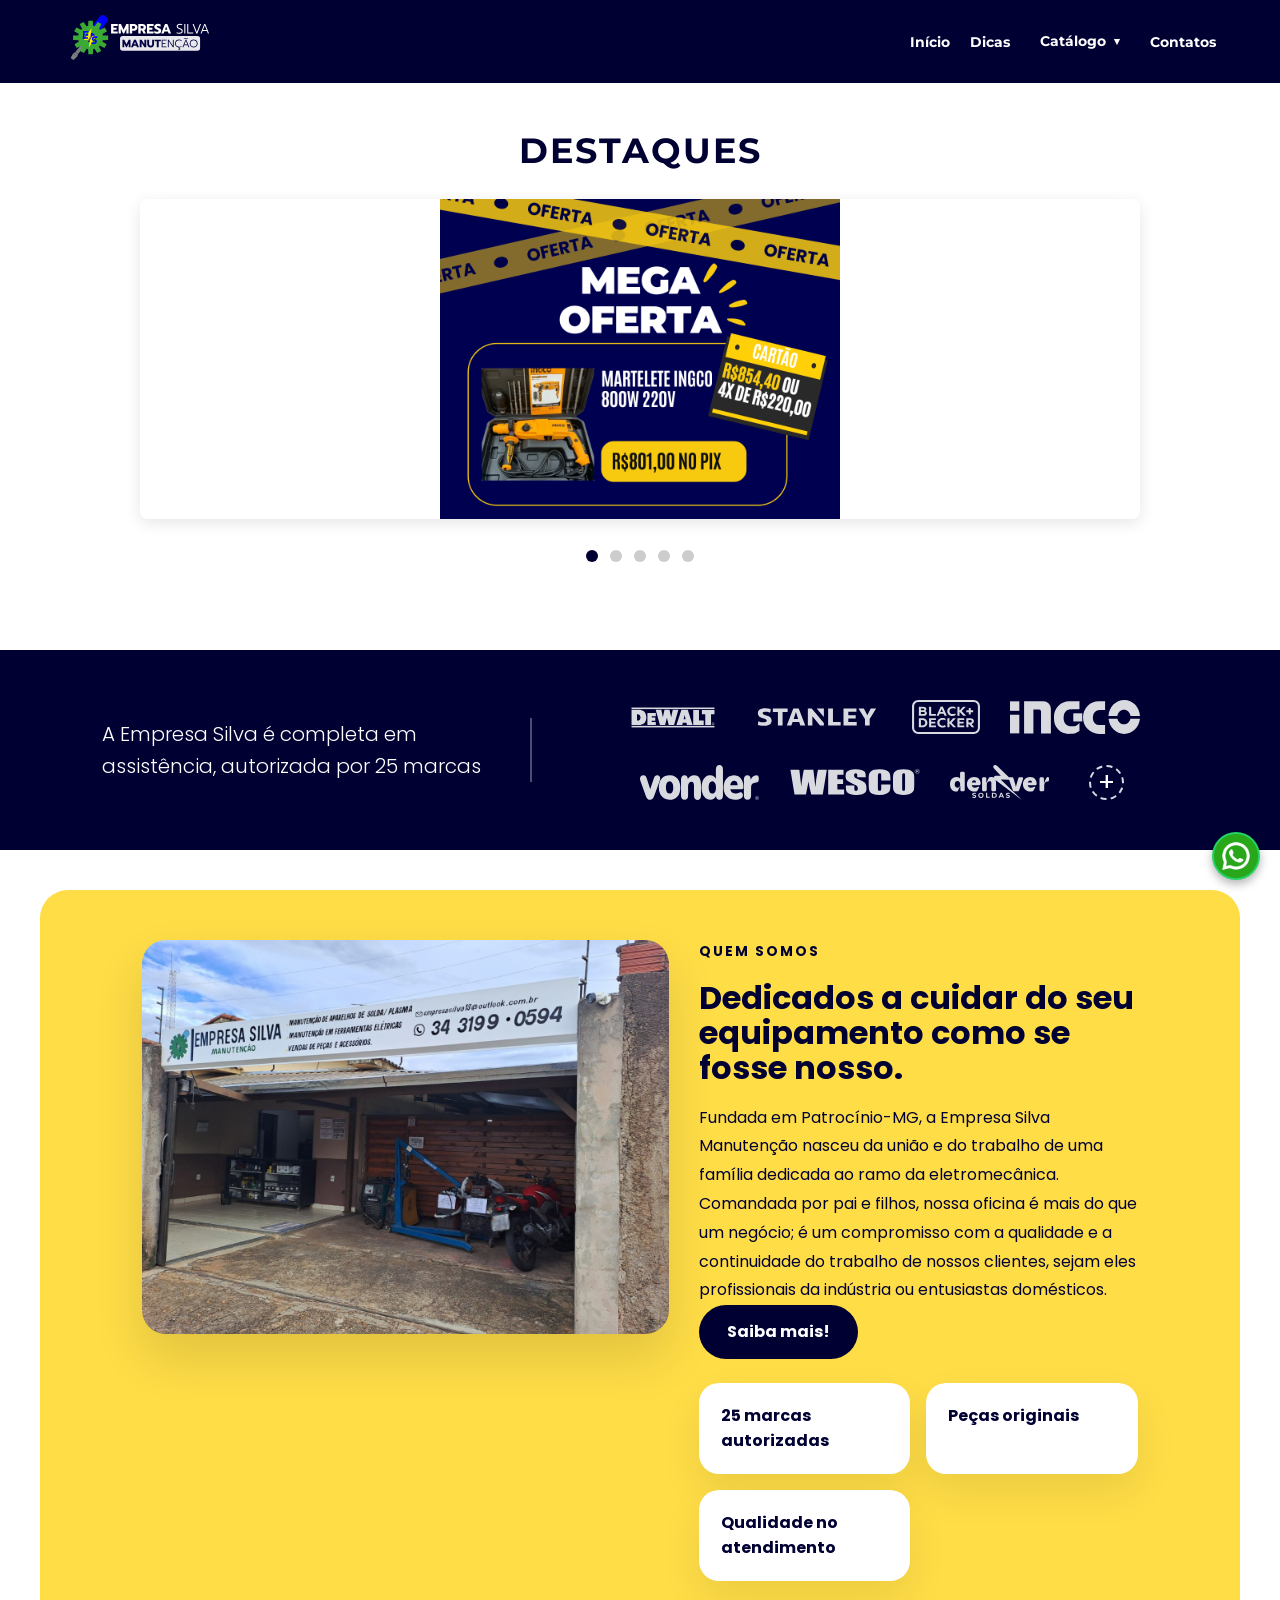
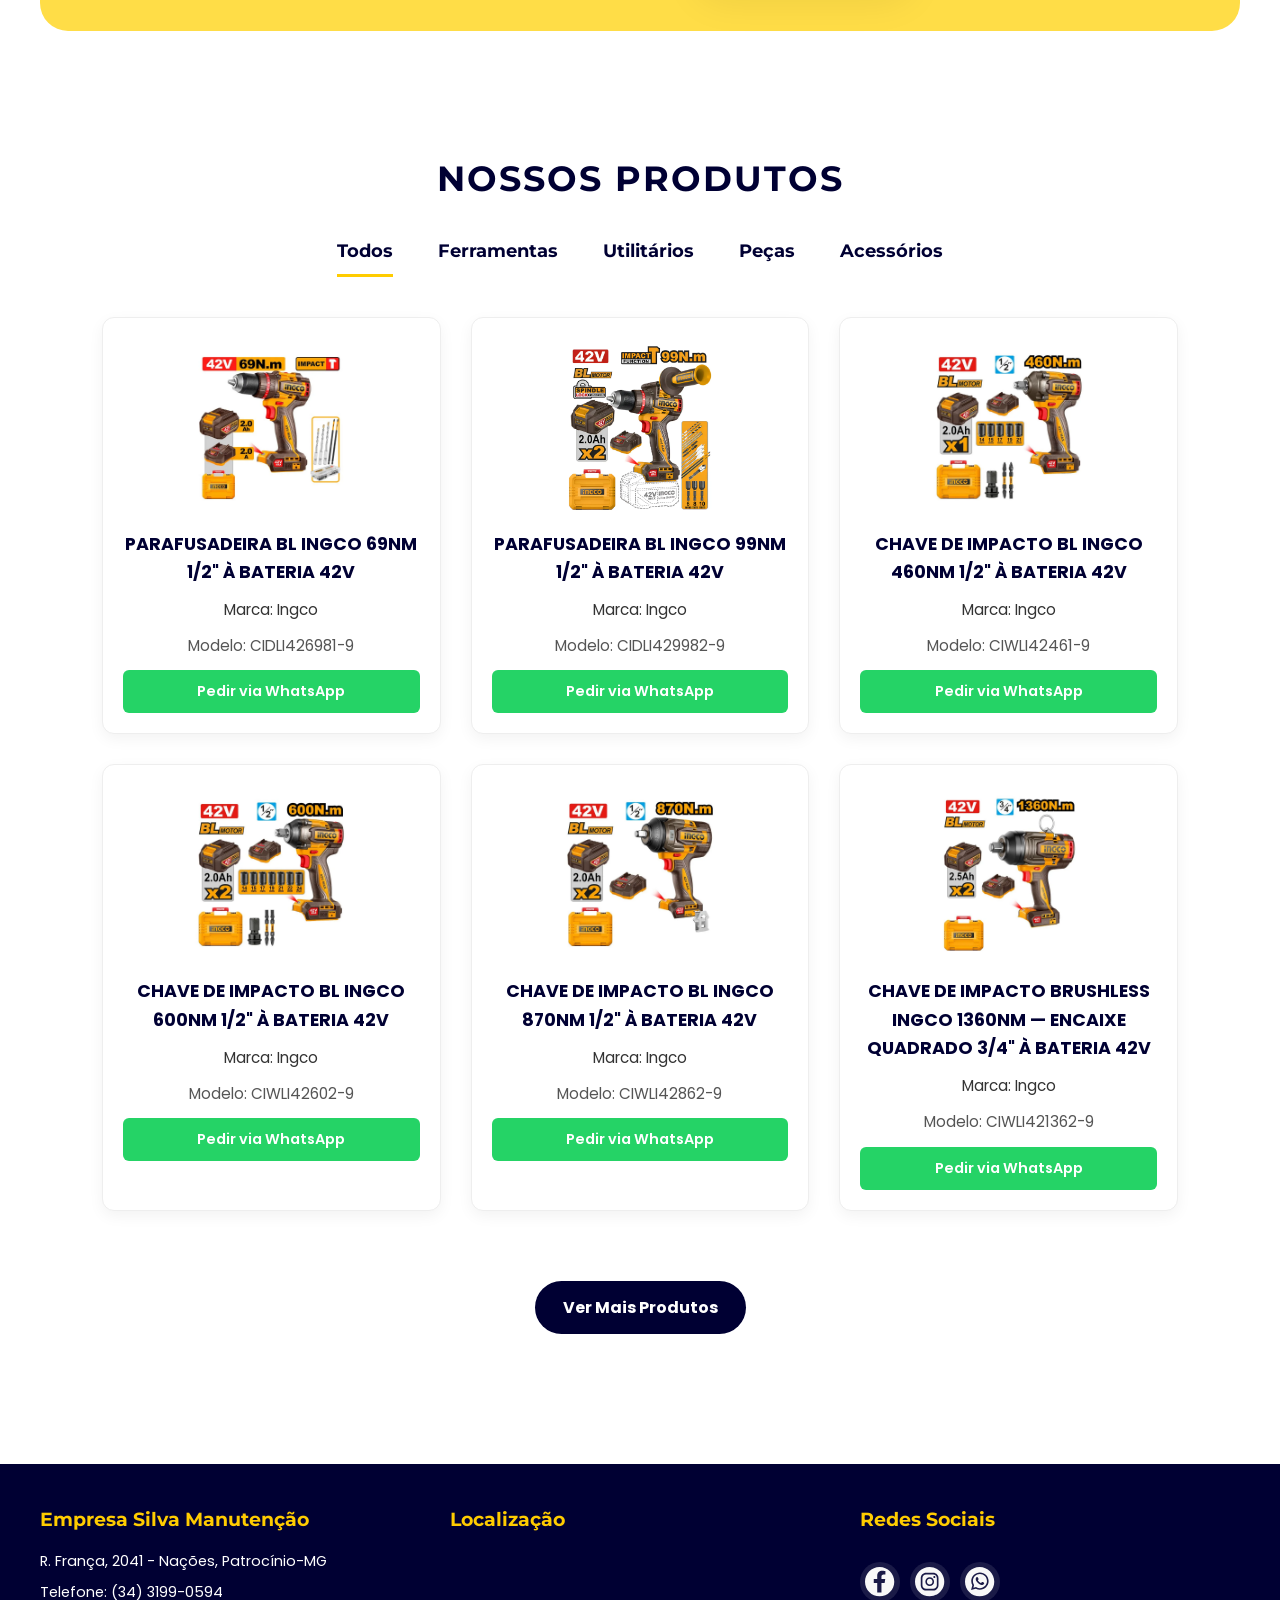
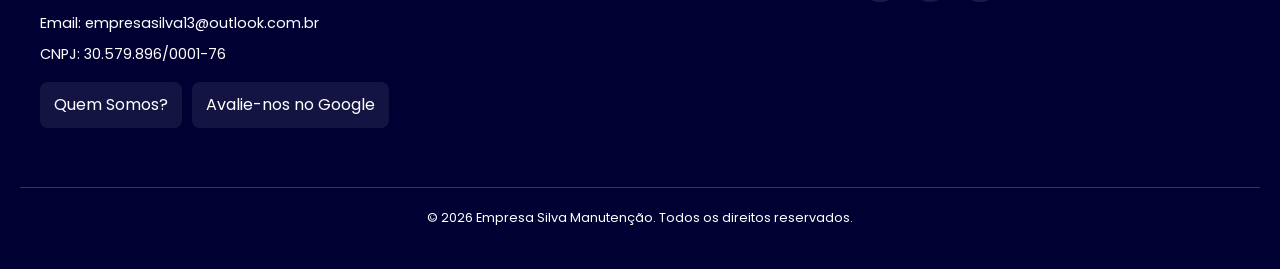
<file: index.html>
<!DOCTYPE html>
<html lang="pt-br">

<head>
    <meta charset="UTF-8">
    <meta name="viewport" content="width=device-width, initial-scale=1.0">
    <title>Empresa Silva Manutenção Site | Home</title>
    <meta name="description"
        content="Conheça a Empresa Silva! Manutenção especializada e peças para DeWalt, Stanley, Black & Decker, Ingco, Denver, são mais de 24 marcas. Empresa Silva: Tradição em eletromecânica em Patrocínio-MG.">
    <link rel="stylesheet" href="style.css">
    <link rel="icon" type="image/png" href="img/Favicon/Favicon512x512.png">
</head>

<body>

    <header>
        <div class="logo">
            <img src="img/LogoEmpresaSilva/LogoHorizontal-ParaFundoEscuro.svg" alt="Logo Empresa Silva">
        </div>
        <button class="menu-toggle" aria-label="Abrir Menu">☰</button>
        <nav class="nav-menu">
            <ul>
                <li><a href="index.html">Início</a></li>
                <li><a href="dicas.html">Dicas</a></li>
                <li class="dropdown">
                    <button type="button" class="dropdown-toggle">Catálogo</button>
                    <ul class="dropdown-menu">
                        <li><a href="products.html">Produtos</a></li>
                        <li><a href="marcas.html">Marcas</a></li>
                    </ul>
                </li>
                <li><a href="#footer-info">Contatos</a></li>
            </ul>
        </nav>
    </header>

    <section class="destaques">
        <h1 class="title-section">DESTAQUES</h1>
        <div class="carousel-container">
            <img src="img/MarcasAutorizadas/PNG/DEWALT.png" alt="Destaque Ferramentas">
        </div>
        <div class="dots">
            <span class="dot active"></span>
            <span class="dot"></span>
            <span class="dot"></span>
            <span class="dot"></span>
        </div>
    </section>

    <section class="autorizadas">
        <div class="info-texto">
            <p>A Empresa Silva é completa em assistência, autorizada por 25 marcas</p>
        </div>
        <div class="marcas-logos">
            <img src="img/MarcasAutorizadas/SVG/DEWALT.svg" alt="DEWALT">
            <img src="img/MarcasAutorizadas/SVG/STANLEY.svg" alt="STANLEY">
            <img src="img/MarcasAutorizadas/SVG/BLACK+DECKER.svg" alt="BLACK+DECKER">
            <img src="img/MarcasAutorizadas/SVG/INGCO.svg" alt="INGCO">
            <img src="img/MarcasAutorizadas/SVG/VONDER.svg" alt="VONDER">
            <img src="img/MarcasAutorizadas/SVG/WESCO.svg" alt="WESCO">
            <img src="img/MarcasAutorizadas/SVG/DENVER.svg" alt="DENVER">
            <a href="marcas.html" class="marca-mais" title="Ver todas">+</a>
        </div>
    </section>

    <section class="quem-somos-destaque">
        <div class="quem-somos-grid">
            <div class="quem-somos-image">
                <img src="img/FotosEmpresa/fachada.jpg" alt="Fachada da Empresa Silva">
            </div>
            <div class="quem-somos-content">
                <div class="quem-somos-text">
                    <p class="section-label">Quem somos</p>
                    <h2>Dedicados a cuidar do seu equipamento como se fosse nosso.</h2>
                    <p>Fundada em Patrocínio-MG, a Empresa Silva Manutenção nasceu da união e do trabalho de uma família
                        dedicada ao ramo da eletromecânica. Comandada por pai e filhos, nossa oficina é mais do que um
                        negócio; é um compromisso com a qualidade e a continuidade do trabalho de nossos clientes, sejam
                        eles profissionais da indústria ou entusiastas domésticos.</p>
                    <a href="sobre.html" class="btn-ver-mais">Saiba mais!</a>
                </div>
                <div class="quem-somos-tags">
                    <div class="quem-somos-item"><strong>25 marcas autorizadas</strong></div>
                    <div class="quem-somos-item"><strong>Peças originais</strong></div>
                    <div class="quem-somos-item"><strong>Qualidade no atendimento</strong></div>
                </div>
            </div>
        </div>
    </section>

    <section class="produtos">
        <h2 class="title-section" id="title-section">NOSSOS PRODUTOS</h2>

        <div class="filtros-produtos">
            <span class="filter-btn active" data-filter="todos">Todos</span>
            <span class="filter-btn" data-filter="Ferramentas">Ferramentas</span>
            <span class="filter-btn" data-filter="Utilitários">Utilitários</span>
            <span class="filter-btn" data-filter="Peças">Peças</span>
            <span class="filter-btn" data-filter="Acessórios">Acessórios</span>
        </div>

        <div id="lista-produtos" class="produtos-grid"></div>
        <div class="ver-mais-container">
            <a href="products.html" class="btn-ver-mais">Ver Mais Produtos</a>
        </div>
    </section>

    <a href="https://wa.me/553431990594" class="whatsapp-btn" target="_blank">
        <img src="img/Icones/whatsapp.png" alt="WhatsApp">
    </a>

    <footer>
        <div class="footer-container">
            <div class="footer-info" id="footer-info">
                <h3>Empresa Silva Manutenção</h3>
                <p><a href="https://maps.google.com/?q=R.+França,+2041+-+Nações,+Patrocínio-MG" target="_blank">R.
                        França, 2041 - Nações, Patrocínio-MG</a></p>
                <p>Telefone: (34) 3199-0594</p>
                <p>Email: empresasilva13@outlook.com.br</p>
                <p>CNPJ: 30.579.896/0001-76</p>
                <div class="footer-links">
                    <a href="sobre.html">Quem Somos?</a>
                    <a href="https://g.page/r/CfeLrbdusbJ0EBM/review" target="_blank">Avalie-nos no Google</a>
                </div>
            </div>
            <div class="footer-map">
                <h3>Localização</h3>
                <iframe
                    src="https://www.google.com/maps/embed?pb=!1m18!1m12!1m3!1d3774.0547835407474!2d-46.964518525646184!3d-18.92896910791757!2m3!1f0!2f0!3f0!3m2!1i1024!2i768!4f13.1!3m3!1m2!1s0x94afb1c0872e0f3b%3A0x74b2b16eb7ad8bf7!2sEmpresa%20Silva%20Manuten%C3%A7%C3%A3o!5e0!3m2!1spt-BR!2sbr!4v1774875319573!5m2!1spt-BR!2sbr"
                    width="100%" height="200" style="border:0;" allowfullscreen="" loading="lazy"></iframe>
            </div>
            <div class="footer-social">
                <h3>Redes Sociais</h3>
                <div class="footer-social-icons">
                    <a href="#" aria-label="Facebook" title="Facebook"><img src="img/Icones/Facebook.svg"
                            alt="Logo do Facebook">
                    </a>
                    <a href="https://www.instagram.com/empresasilvamanutencao?igsh=MXJiZjM1cW82eDZsZg==" target="_blank"
                        aria-label="Instagram" title="Instagram"><img src="img/Icones/Instagram.svg"
                            alt="Logo do Instagram">
                    </a>
                    <a href="https://wa.me/553431990594" target="_blank" aria-label="WhatsApp" title="WhatsApp">
                        <img src="img/Icones/Whatsapp.svg" alt="Logo do WhatsApp">
                    </a>
                </div>
            </div>
        </div>
        <div class="footer-bottom">
            <p>© 2026 Empresa Silva Manutenção. Todos os direitos reservados.</p>
        </div>
    </footer>

    <script src="script.js"></script>
</body>

</html>
</file>
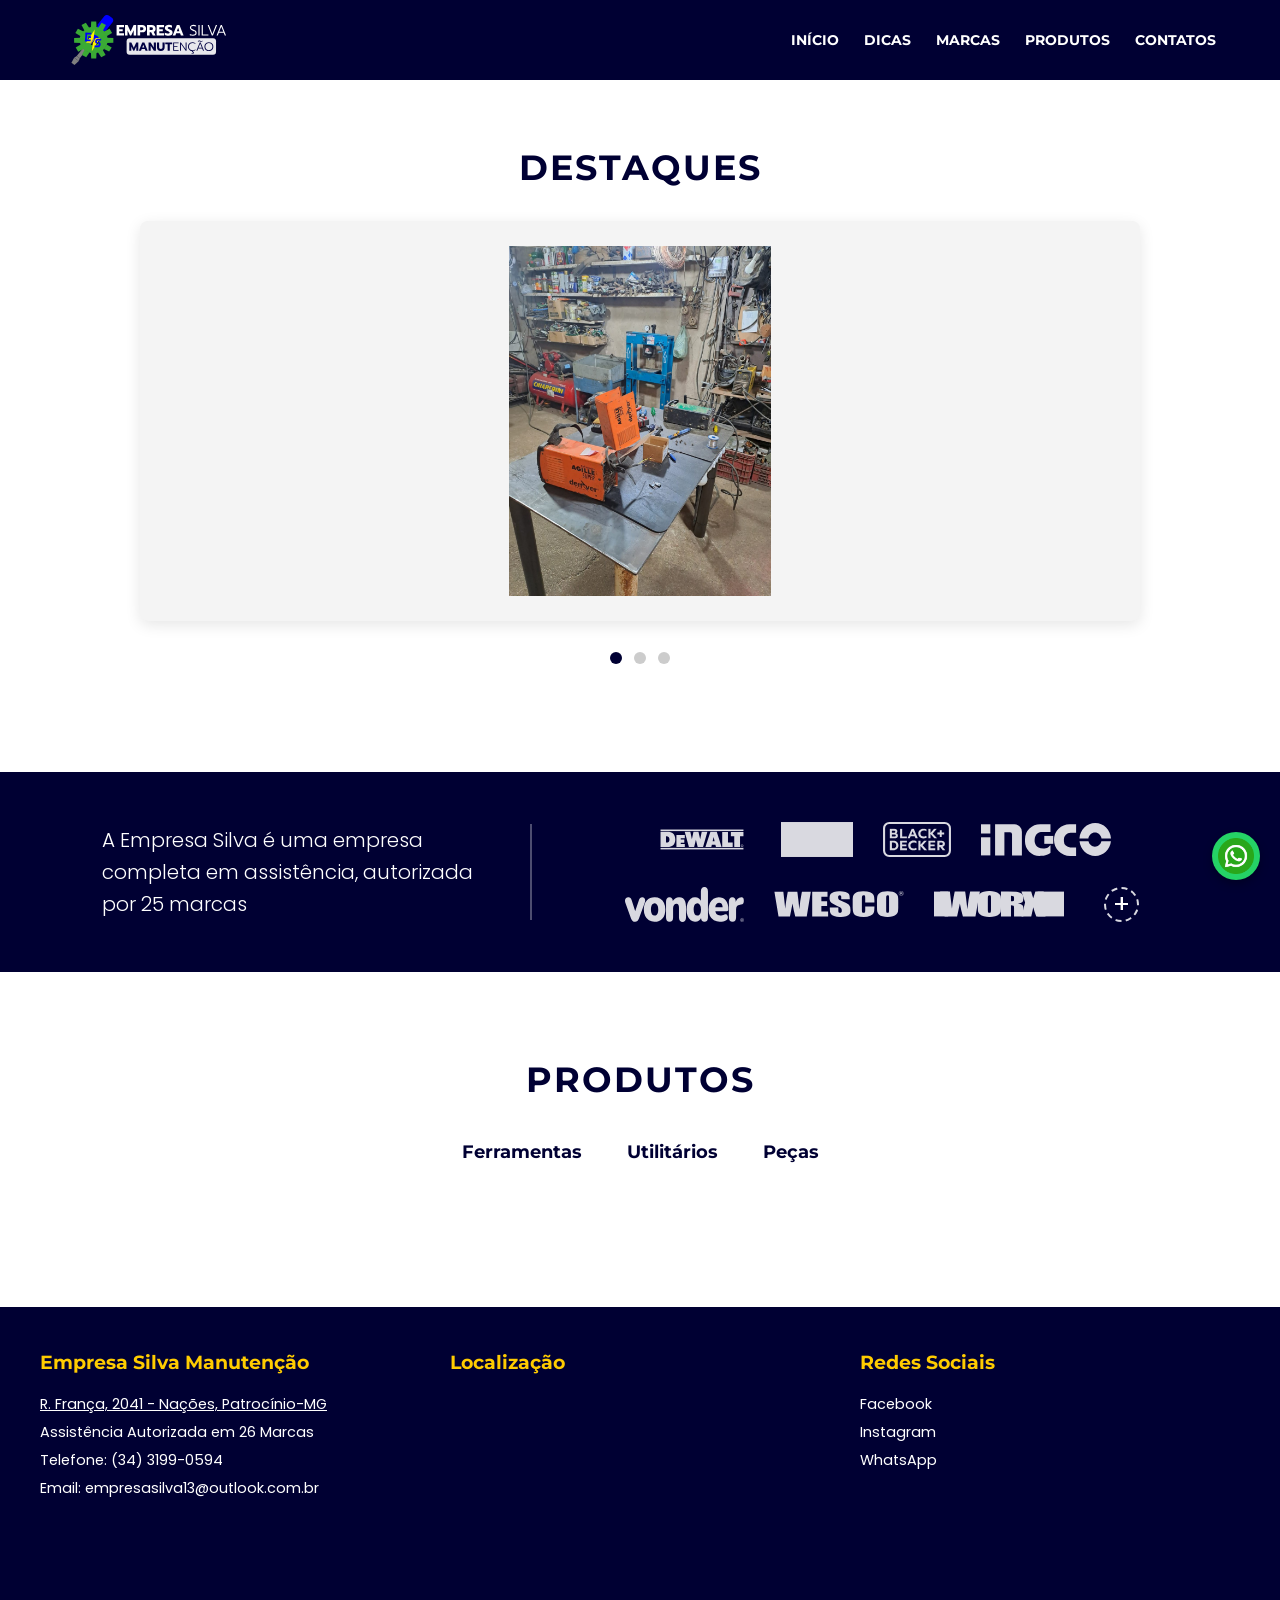
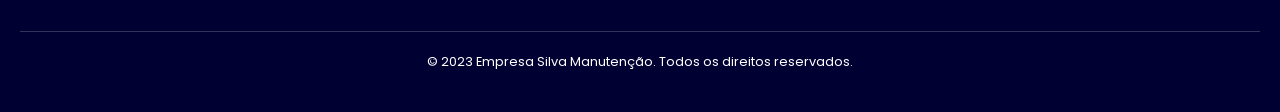
<file: site/index.html>
<!DOCTYPE html>
<html lang="pt-br">

<head>
    <meta charset="UTF-8">
    <meta name="viewport" content="width=device-width, initial-scale=1.0">
    <title>Empresa Silva - Manutenção e Vendas</title>
    <link rel="stylesheet" href="style.css">
    <link rel="icon" type="image/png" href="img/Favicon/Favicon512x512.png">
</head>

<body>

    <header>
        <div class="logo">
            <img src="img/LogoEmpresaSilva/LogoHorizontal-ParaFundoEscuro.svg" alt="Logo Empresa Silva">
        </div>
        <nav>
            <ul>
                <li><a href="#">Início</a></li>
                <li><a href="#">Dicas</a></li>
                <li><a href="marcas.html">Marcas</a></li>
                <li><a href="#">Produtos</a></li>
                <li><a href="#">Contatos</a></li>
            </ul>
        </nav>
    </header>

    <section class="destaques">
        <h1 class="title-section">DESTAQUES</h1>
        <div class="carousel-container">
            <img src="img/MarcasAutorizadas/PNG/DEWALT.png" alt="Destaque Ferramentas">
        </div>
        <div class="dots">
            <span class="dot active"></span>
            <span class="dot"></span>
            <span class="dot"></span>
            <span class="dot"></span>
        </div>
    </section>

    <section class="autorizadas">
        <div class="info-texto">
            <p>A Empresa Silva é uma empresa completa em assistência, autorizada por 25 marcas</p>
        </div>
        <div class="marcas-logos">
            <img src="img/MarcasAutorizadas/SVG/DEWALT.svg" alt="DEWALT">
            <img src="img/MarcasAutorizadas/SVG/STANLEY.svg" alt="STANLEY">
            <img src="img/MarcasAutorizadas/SVG/BLACK+DECKER.svg" alt="BLACK+DECKER">
            <img src="img/MarcasAutorizadas/SVG/INGCO.svg" alt="INGCO">
            <img src="img/MarcasAutorizadas/SVG/VONDER.svg" alt="VONDER">
            <img src="img/MarcasAutorizadas/SVG/WESCO.svg" alt="WESCO">
            <img src="img/MarcasAutorizadas/SVG/WORX.svg" alt="WORX">
            <a href="marcas.html" class="marca-mais" title="Ver todas as marcas autorizadas">+</a>
        </div>
    </section>

    <section class="produtos">
        <h2 class="title-section">PRODUTOS</h2>
        <div class="filtros-produtos">
            <span>Ferramentas</span>
            <span>Utilitários</span>
            <span>Peças</span>
        </div>
    </section>

    <a href="https://wa.me/553431990594" class="whatsapp-btn" target="_blank">
        <img src="img/Icones/whatsapp.png" alt="WhatsApp">
    </a>

    <footer>
        <div class="footer-container">
            <div class="footer-info">
                <h3>Empresa Silva Manutenção</h3>
                <p><a href="https://www.google.com/maps/search/?api=1&query=Rua%20França%202041%20Na%C3%A7%C3%B5es%20Patroc%C3%ADnio%20MG"
                        target="_blank">R. França, 2041 - Nações, Patrocínio-MG</a></p>
                <p>Assistência Autorizada em 26 Marcas</p>
                <p>Telefone: (34) 3199-0594</p>
                <p>Email: empresasilva13@outlook.com.br</p>
            </div>
            <div class="footer-map">
                <h3>Localização</h3>
                <iframe
                    src="https://www.google.com/maps?q=Rua%20França%202041%20Na%C3%A7%C3%B5es%20Patroc%C3%ADnio%20MG&z=16&output=embed"
                    width="100%" height="260" style="border:0;" allowfullscreen="" loading="lazy"></iframe>
            </div>
            <div class="footer-social">
                <h3>Redes Sociais</h3>
                <a href="#" target="_blank">Facebook</a>
                <a href="#" target="_blank">Instagram</a>
                <a href="https://wa.me/553431990594" target="_blank">WhatsApp</a>
            </div>
        </div>
        <div class="footer-bottom">
            <p>&copy; 2023 Empresa Silva Manutenção. Todos os direitos reservados.</p>
        </div>
    </footer>

    <script src="script.js"></script>
</body>

</html>
</file>
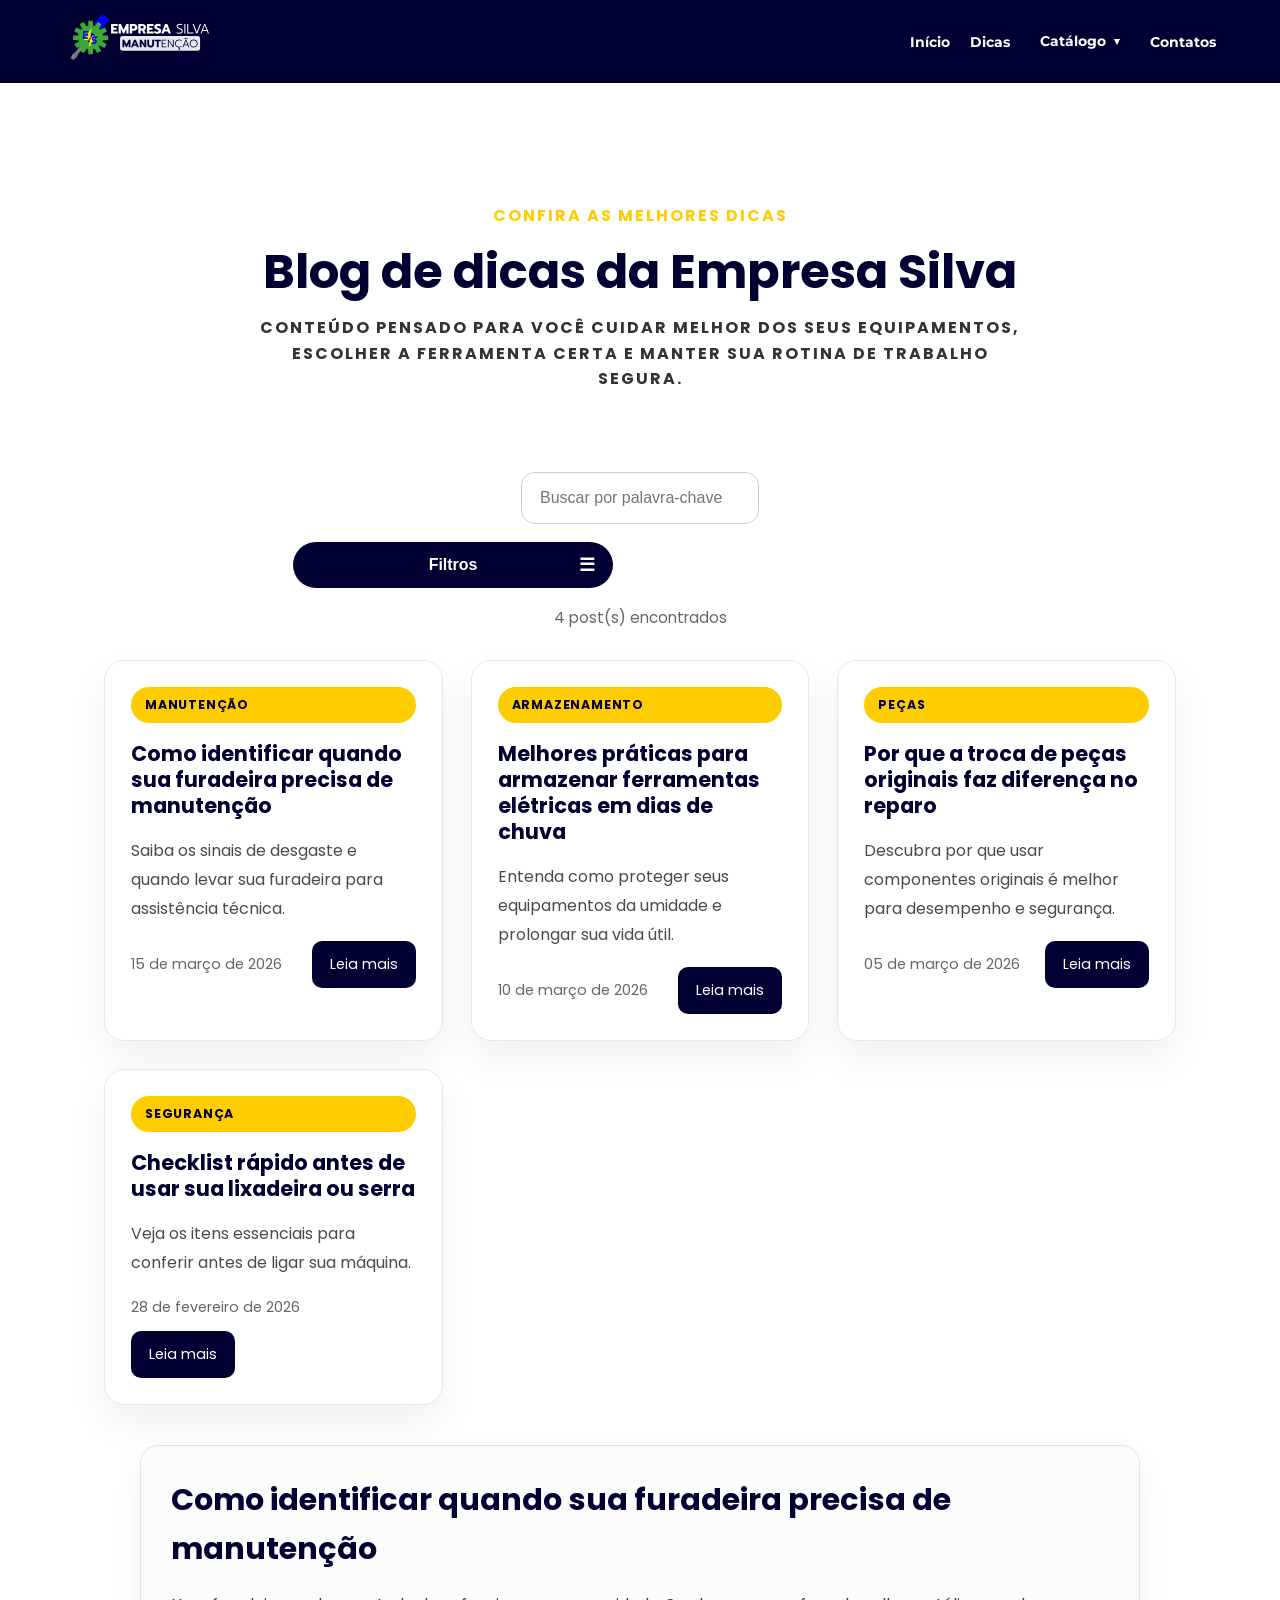
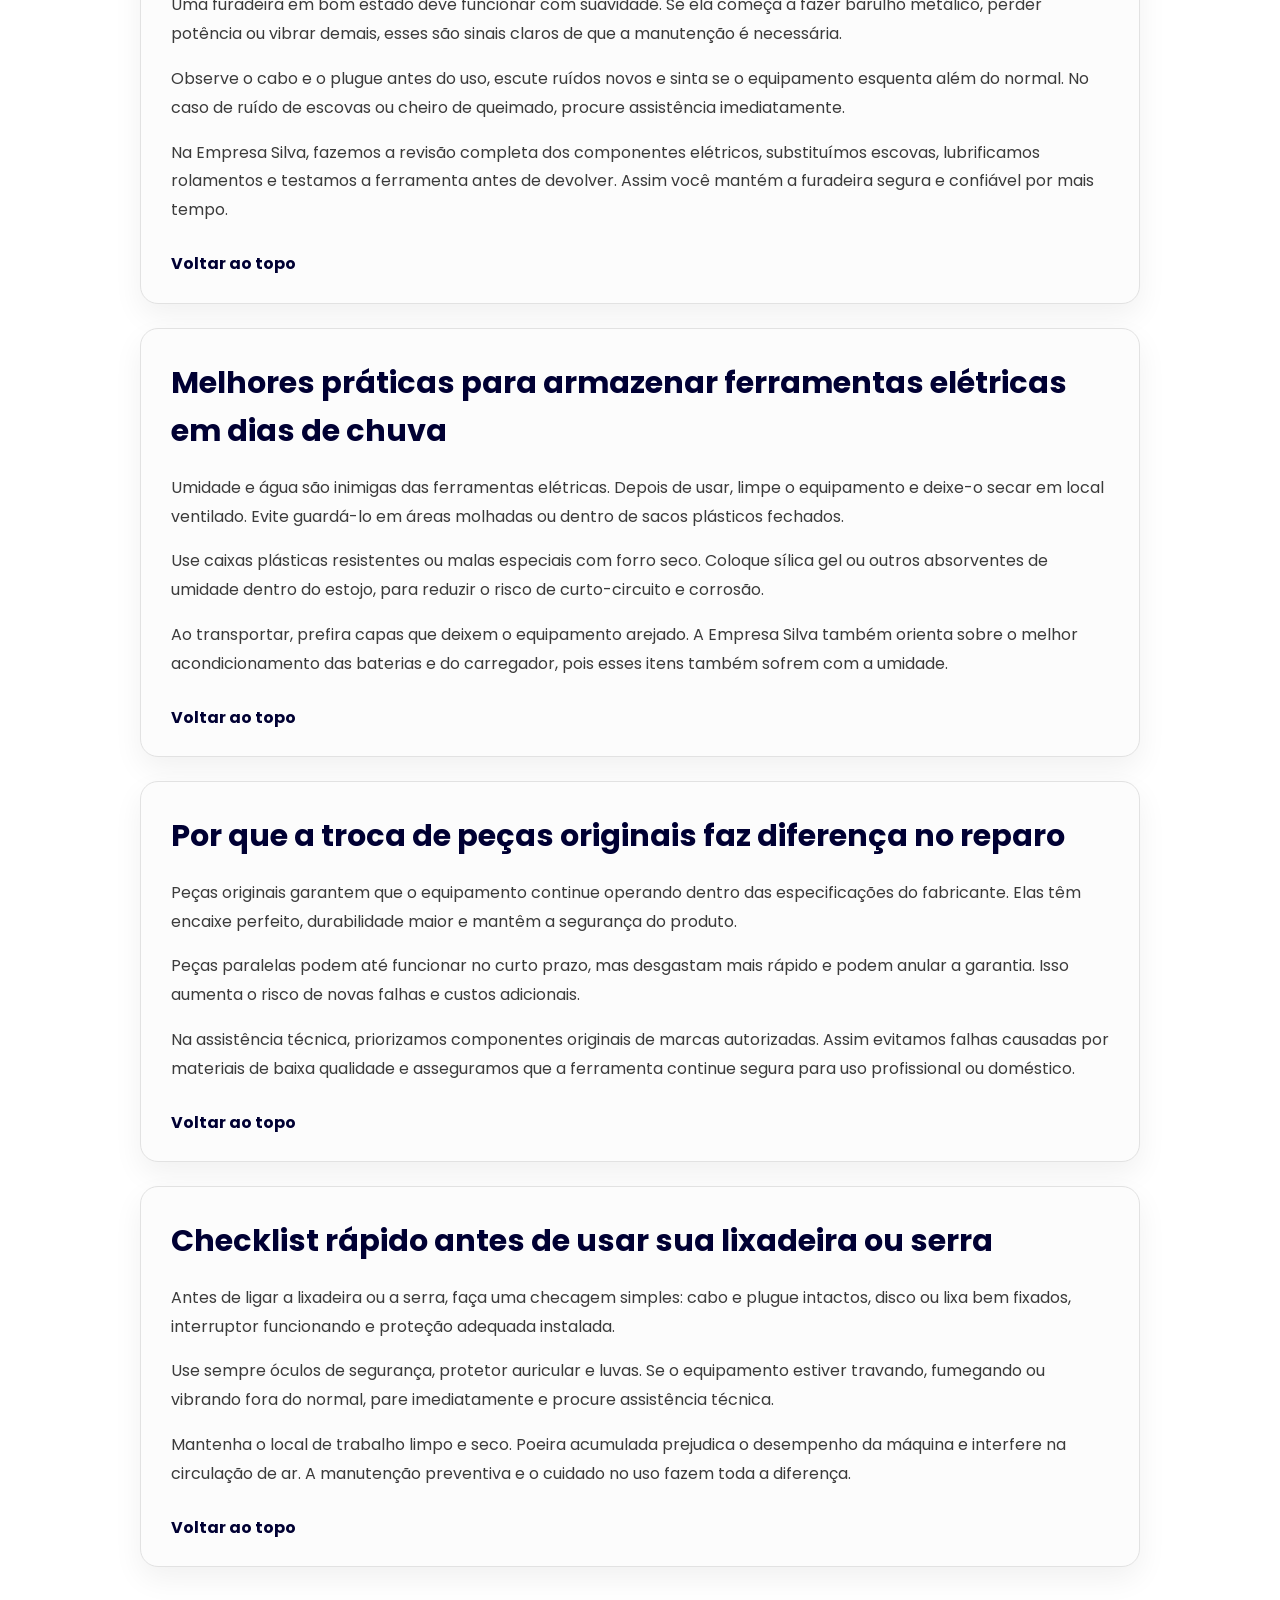
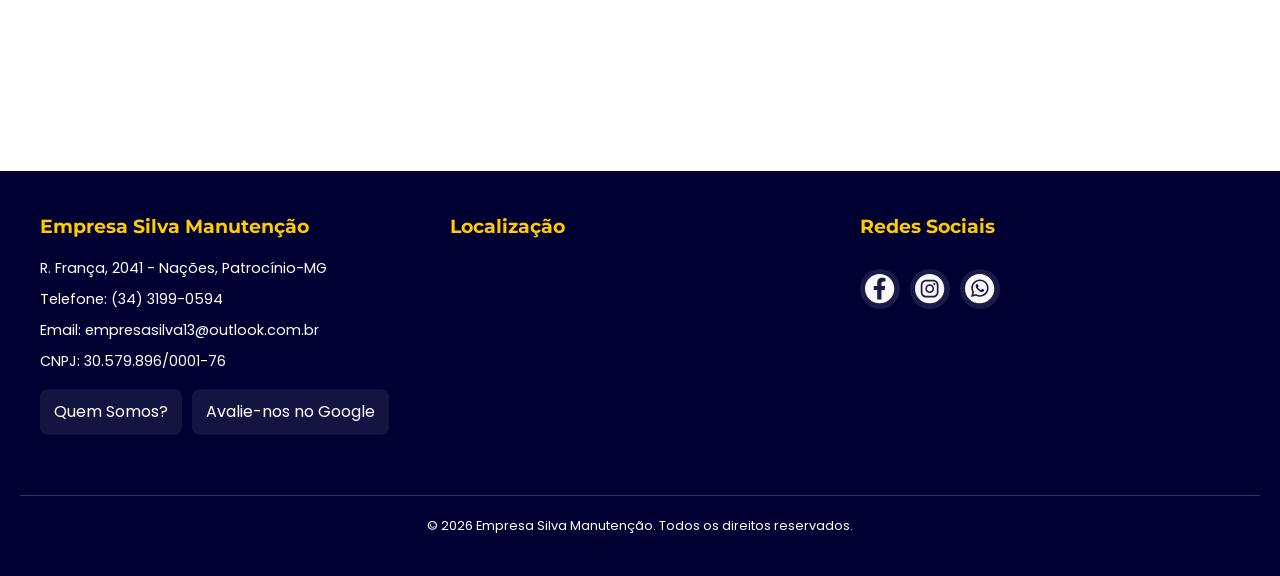
<file: dicas.html>
<!DOCTYPE html>
<html lang="pt-br">

<head>
    <meta charset="UTF-8">
    <meta name="viewport" content="width=device-width, initial-scale=1.0">
    <title>Dicas / Blog | Empresa Silva Manutenção </title>
    <link rel="stylesheet" href="style.css">
    <link rel="icon" type="image/png" href="img/Favicon/Favicon512x512.png">
</head>

<body id="top">
    <header>
        <div class="logo">
            <a href="index.html"><img src="img/LogoEmpresaSilva/LogoHorizontal-ParaFundoEscuro.svg"
                    alt="Logo Empresa Silva"></a>
        </div>
        <button class="menu-toggle" aria-label="Abrir Menu">☰</button>
        <nav class="nav-menu">
            <ul>
                <li><a href="index.html">Início</a></li>
                <li><a href="dicas.html" aria-current="page">Dicas</a></li>
                <li class="dropdown">
                    <button type="button" class="dropdown-toggle">Catálogo</button>
                    <ul class="dropdown-menu">
                        <li><a href="products.html">Produtos</a></li>
                        <li><a href="marcas.html">Marcas</a></li>
                    </ul>
                </li>
                <li><a href="#footer-info">Contatos</a></li>
            </ul>
        </nav>
    </header>

    <main class="blog-section">
        <section class="blog-hero">
            <p>CONFIRA AS MELHORES DICAS</p>
            <h1>Blog de dicas da Empresa Silva</h1>
            <p>Conteúdo pensado para você cuidar melhor dos seus equipamentos, escolher a ferramenta certa e manter sua
                rotina de trabalho segura.</p>
        </section>

        <section class="blog-controls">
            <div class="blog-search">
                <input id="search-dicas" type="search" placeholder="Buscar por palavra-chave ou tema"
                    aria-label="Buscar posts de dicas">
            </div>
            <div class="filter-panel">
                <button type="button" class="filter-toggle" aria-expanded="false">Filtros</button>
                <div class="filter-panel-content collapsed">
                    <div class="blog-filter-row">
                        <div class="blog-filter-label">Filtrar por tema:</div>
                        <div id="blog-filter-buttons" class="blog-filter-buttons"></div>
                    </div>
                </div>
            </div>
            <div class="blog-search-count" id="search-count-dicas"></div>
        </section>

        <section class="blog-grid" id="blog-grid"></section>

        <section class="blog-posts" id="blog-posts"></section>
    </main>

    <footer>
        <div class="footer-container">
            <div class="footer-info" id="footer-info">
                <h3>Empresa Silva Manutenção</h3>
                <p><a href="https://maps.google.com/?q=R.+França,+2041+-+Nações,+Patrocínio-MG" target="_blank">R.
                        França, 2041 - Nações, Patrocínio-MG</a></p>
                <p>Telefone: (34) 3199-0594</p>
                <p>Email: empresasilva13@outlook.com.br</p>
                <p>CNPJ: 30.579.896/0001-76</p>
                <div class="footer-links">
                    <a href="sobre.html">Quem Somos?</a>
                    <a href="https://g.page/r/CfeLrbdusbJ0EBM/review" target="_blank">Avalie-nos no Google</a>
                </div>
            </div>
            <div class="footer-map">
                <h3>Localização</h3>
                <iframe
                    src="https://www.google.com/maps/embed?pb=!1m18!1m12!1m3!1d3774.0547835407474!2d-46.964518525646184!3d-18.92896910791757!2m3!1f0!2f0!3f0!3m2!1i1024!2i768!4f13.1!3m3!1m2!1s0x94afb1c0872e0f3b%3A0x74b2b16eb7ad8bf7!2sEmpresa%20Silva%20Manuten%C3%A7%C3%A3o!5e0!3m2!1spt-BR!2sbr!4v1774875319573!5m2!1spt-BR!2sbr"
                    width="100%" height="200" style="border:0;" allowfullscreen="" loading="lazy"></iframe>
            </div>
            <div class="footer-social">
                <h3>Redes Sociais</h3>
                <div class="footer-social-icons">
                    <a href="#" aria-label="Facebook" title="Facebook"><img src="img/Icones/Facebook.svg"
                            alt="Logo do Facebook">
                    </a>
                    <a href="https://www.instagram.com/empresasilvamanutencao?igsh=MXJiZjM1cW82eDZsZg==" target="_blank"
                        aria-label="Instagram" title="Instagram"><img src="img/Icones/Instagram.svg"
                            alt="Logo do Instagram">
                    </a>
                    <a href="https://wa.me/553431990594" target="_blank" aria-label="WhatsApp" title="WhatsApp">
                        <img src="img/Icones/Whatsapp.svg" alt="Logo do WhatsApp">
                    </a>
                </div>
            </div>
        </div>
        <div class="footer-bottom">
            <p>© 2026 Empresa Silva Manutenção. Todos os direitos reservados.</p>
        </div>
    </footer>

    <script src="script.js"></script>
</body>

</html>
</file>
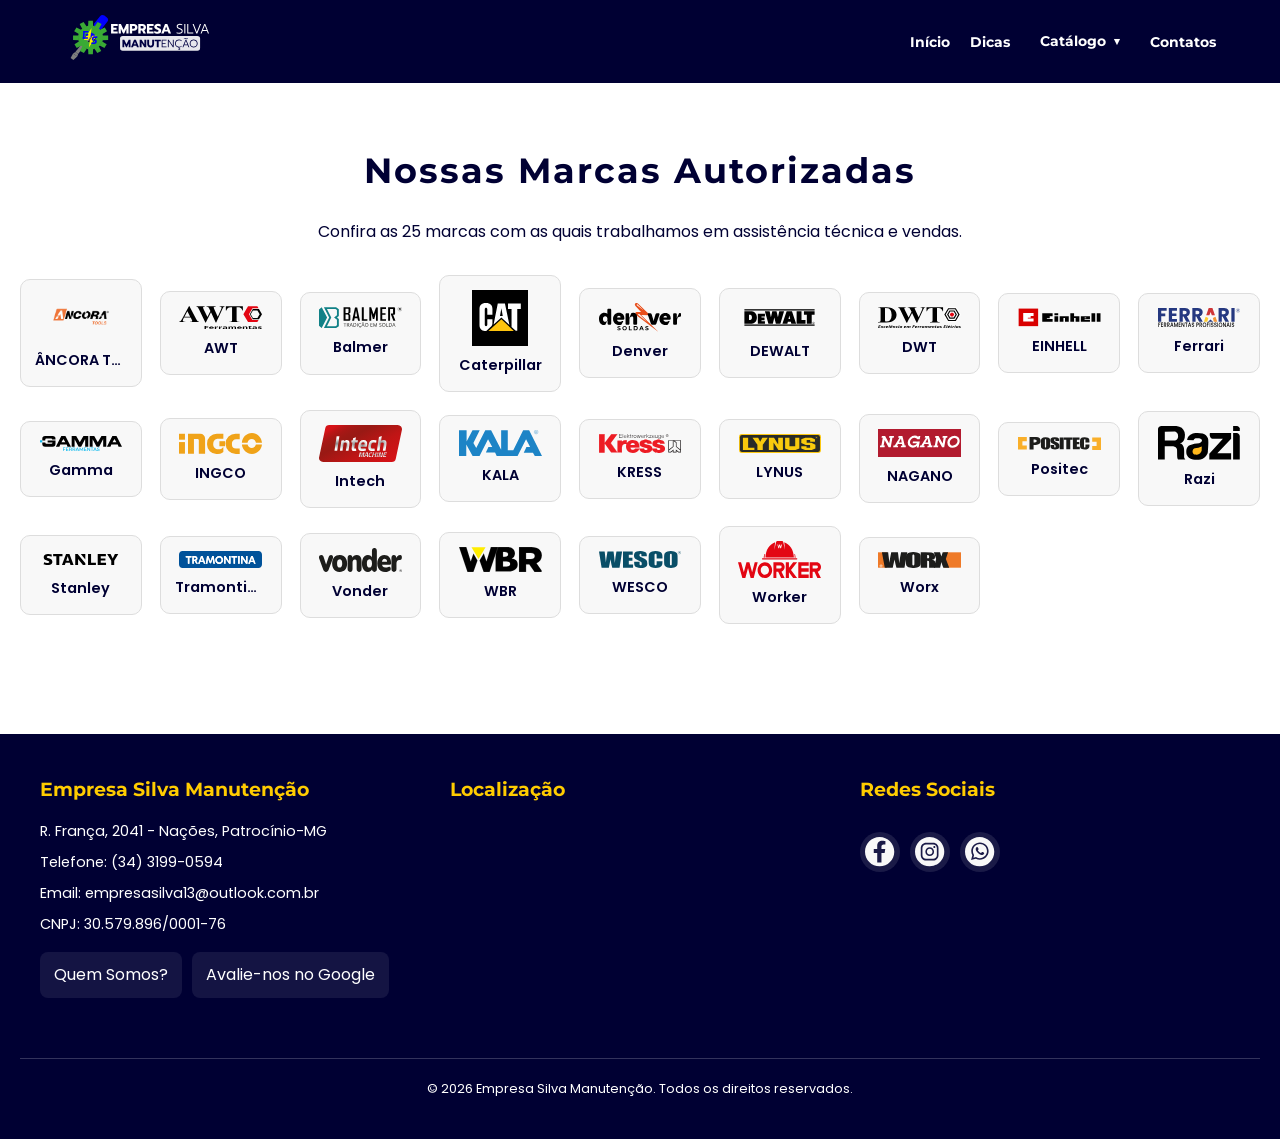
<file: marcas.html>
<!DOCTYPE html>
<html lang="pt-br">

<head>
    <meta charset="UTF-8">
    <meta name="viewport" content="width=device-width, initial-scale=1.0">
    <title>Marcas Autorizadas - DeWalt, Black & Decker, Denver, Stanley +21 | Empresa Silva Manutenção</title>
    <link rel="stylesheet" href="style.css">
    <link rel="icon" type="image/png" href="img/Favicon/Favicon512x512.png">
</head>

<body>
    <header>
        <div class="logo">
            <a href="index.html"><img src="img/LogoEmpresaSilva/LogoHorizontal-ParaFundoEscuro.svg"
                    alt="Logo Empresa Silva"></a>
        </div>
        <button class="menu-toggle" aria-label="Abrir Menu">☰</button>
        <nav class="nav-menu">
            <ul>
                <li><a href="index.html">Início</a></li>
                <li><a href="dicas.html">Dicas</a></li>
                <li class="dropdown">
                    <button type="button" class="dropdown-toggle">Catálogo</button>
                    <ul class="dropdown-menu">
                        <li><a href="products.html">Produtos</a></li>
                        <li><a href="marcas.html">Marcas</a></li>
                    </ul>
                </li>
                <li><a href="#footer-info">Contatos</a></li>
            </ul>
        </nav>
    </header>

    <main class="marcas-completas">
        <h1 class="title-section">Nossas Marcas Autorizadas</h1>
        <p>Confira as 25 marcas com as quais trabalhamos em assistência técnica e vendas.</p>

        <div class="marcas-grid">
            <a class="marcas-card" href="https://ancoratools.com.br/" target="_blank" title="ÂNCORA TOOLS">
                <img src="img/MarcasAutorizadas/PNG/ANCORA.png" alt="ÂNCORA TOOLS">
                <span>ÂNCORA TOOLS</span>
            </a>
            <a class="marcas-card" href="https://www.ovd.com.br/site/index.html" target="_blank" title="AWT">
                <img src="img/MarcasAutorizadas/SVG/AWT.svg" alt="AWT">
                <span>AWT</span>
            </a>
            <a class="marcas-card" href="https://www.balmer.com.br/" target="_blank" title="Balmer">
                <img src="img/MarcasAutorizadas/SVG/BALMER.svg" alt="Balmer">
                <span>Balmer</span>
            </a>
            <a class="marcas-card" href="https://ferramentascat.com.br/" target="_blank" title="Caterpillar">
                <img src="img/MarcasAutorizadas/SVG/CATERPILLAR.svg" alt="Caterpillar">
                <span>Caterpillar</span>
            </a>
            <a class="marcas-card" href="https://www.denversoldas.com.br/" target="_blank" title="Denver">
                <img src="img/MarcasAutorizadas/SVG/DENVER.svg" alt="Denver">
                <span>Denver</span>
            </a>
            <a class="marcas-card" href="https://br.dewalt.global" target="_blank" title="DEWALT">
                <img src="img/MarcasAutorizadas/SVG/DEWALT.svg" alt="DEWALT">
                <span>DEWALT</span>
            </a>
            <a class="marcas-card" href="https://www.dwtbrasil.com.br/" target="_blank" title="DWT">
                <img src="img/MarcasAutorizadas/SVG/DWT.svg" alt="DWT">
                <span>DWT</span>
            </a>
            <a class="marcas-card" href="https://www.einhell.com/" target="_blank" title="EINHELL">
                <img src="img/MarcasAutorizadas/SVG/EINHELL.svg" alt="EINHELL">
                <span>EINHELL</span>
            </a>
            <a class="marcas-card" href="https://ferrarinet.com.br/" target="_blank" title="Ferrari">
                <img src="img/MarcasAutorizadas/SVG/FERRARI.svg" alt="Ferrari">
                <span>Ferrari</span>
            </a>
            <a class="marcas-card" href="https://gammaferramentas.com.br/" target="_blank" title="Gamma">
                <img src="img/MarcasAutorizadas/SVG/GAMMA.svg" alt="Gamma">
                <span>Gamma</span>
            </a>

            <a class="marcas-card" href="https://ingcoferramentas.com.br/" target="_blank" title="INGCO">
                <img src="img/MarcasAutorizadas/SVG/INGCO.svg" alt="INGCO">
                <span>INGCO</span>
            </a>
            <a class="marcas-card" href="https://intechmachine.com.br/" target="_blank" title="Intech">
                <img src="img/MarcasAutorizadas/SVG/INTECH.svg" alt="Intech">
                <span>Intech</span>
            </a>
            <a class="marcas-card" href="https://www.kala.com.br/" target="_blank" title="KALA">
                <img src="img/MarcasAutorizadas/SVG/KALA.svg" alt="KALA">
                <span>KALA</span>
            </a>
            <a class="marcas-card" href="https://kressferramentas.com.br/" target="_blank" title="KRESS">
                <img src="img/MarcasAutorizadas/SVG/KRESS.svg" alt="KRESS">
                <span>KRESS</span>
            </a>
            <a class="marcas-card" href="https://www.lynus.com.br/" target="_blank" title="LYNUS">
                <img src="img/MarcasAutorizadas/SVG/LYNUS.svg" alt="LYNUS">
                <span>LYNUS</span>
            </a>
            <a class="marcas-card" href="https://naganoprodutos.com.br/novo/" target="_blank" title="NAGANO">
                <img src="img/MarcasAutorizadas/SVG/NAGANO.svg" alt="NAGANO">
                <span>NAGANO</span>
            </a>
            <a class="marcas-card" href="https://ferramentascat.com.br/institucional" target="_blank" title="Positec">
                <img src="img/MarcasAutorizadas/SVG/POSITEC.svg" alt="Positec">
                <span>Positec</span>
            </a>
            <a class="marcas-card" href="https://gruporazi.com.br" target="_blank" title="Razi">
                <img src="img/MarcasAutorizadas/SVG/RAZI.svg" alt="Razi">
                <span>Razi</span>
            </a>
            <a class="marcas-card" href="https://br.stanleytools.global/" target="_blank" title="Stanley">
                <img src="img/MarcasAutorizadas/SVG/STANLEY.svg" alt="Stanley">
                <span>Stanley</span>
            </a>
            <a class="marcas-card"
                href="https://empresas.tramontina.com.br/?utm_medium=cpc&utm_source=google&utm_campaign=share%20de%20leil%C3%A3o&utm_contet=impression%20share%20&utm_term=brand_share&gad_source=1&gad_campaignid=22222419982&gbraid=0AAAAA9eWS_XSDdsZZfzvyoPy4hmAjGwYH&gclid=Cj0KCQjw1ZjOBhCmARIsADDuFTDdmGRi2ktBlVJ37UjpS7I_lwipGZFN8-XWjOl7g6_wcjXoID4QivAaAgBbEALw_wcB"
                target="_blank" title="Tramontina">
                <img src="img/MarcasAutorizadas/SVG/TRAMONTINA.svg" alt="Tramontina">
                <span>Tramontina</span>
            </a>
            <a class="marcas-card" href="https://www.vonder.com.br/" target="_blank" title="Vonder">
                <img src="img/MarcasAutorizadas/SVG/VONDER.svg" alt="Vonder">
                <span>Vonder</span>
            </a>
            <a class="marcas-card" href="https://www.wbrequipamentos.com.br/" target="_blank" title="WBR">
                <img src="img/MarcasAutorizadas/SVG/WBR.svg" alt="WBR">
                <span>WBR</span>
            </a>
            <a class="marcas-card" href="https://www.wescoferramentas.com.br/" target="_blank" title="WESCO">
                <img src="img/MarcasAutorizadas/SVG/WESCO.svg" alt="WESCO">
                <span>WESCO</span>
            </a>
            <a class="marcas-card" href="https://www.worker.com.br/" target="_blank" title="Worker">
                <img src="img/MarcasAutorizadas/SVG/WORKER.svg" alt="Worker">
                <span>Worker</span>
            </a>
            <a class="marcas-card" href="https://www.ferramentasworx.com.br/" target="_blank" title="Worx">
                <img src="img/MarcasAutorizadas/SVG/WORX.svg" alt="Worx">
                <span>Worx</span>
            </a>
        </div>
    </main>

    <footer>
        <div class="footer-container">
            <div class="footer-info" id="footer-info">
                <h3>Empresa Silva Manutenção</h3>
                <p><a href="https://maps.google.com/?q=R.+França,+2041+-+Nações,+Patrocínio-MG" target="_blank">R.
                        França, 2041 - Nações, Patrocínio-MG</a></p>
                <p>Telefone: (34) 3199-0594</p>
                <p>Email: empresasilva13@outlook.com.br</p>
                <p>CNPJ: 30.579.896/0001-76</p>
                <div class="footer-links">
                    <a href="sobre.html">Quem Somos?</a>
                    <a href="https://g.page/r/CfeLrbdusbJ0EBM/review" target="_blank">Avalie-nos no Google</a>
                </div>
            </div>
            <div class="footer-map">
                <h3>Localização</h3>
                <iframe
                    src="https://www.google.com/maps/embed?pb=!1m18!1m12!1m3!1d3774.0547835407474!2d-46.964518525646184!3d-18.92896910791757!2m3!1f0!2f0!3f0!3m2!1i1024!2i768!4f13.1!3m3!1m2!1s0x94afb1c0872e0f3b%3A0x74b2b16eb7ad8bf7!2sEmpresa%20Silva%20Manuten%C3%A7%C3%A3o!5e0!3m2!1spt-BR!2sbr!4v1774875319573!5m2!1spt-BR!2sbr"
                    width="100%" height="200" style="border:0;" allowfullscreen="" loading="lazy"></iframe>
            </div>
            <div class="footer-social">
                <h3>Redes Sociais</h3>
                <div class="footer-social-icons">
                    <a href="#" aria-label="Facebook" title="Facebook"><img src="img/Icones/Facebook.svg"
                            alt="Logo do Facebook">
                    </a>
                    <a href="https://www.instagram.com/empresasilvamanutencao?igsh=MXJiZjM1cW82eDZsZg==" target="_blank"
                        aria-label="Instagram" title="Instagram"><img src="img/Icones/Instagram.svg"
                            alt="Logo do Instagram">
                    </a>
                    <a href="https://wa.me/553431990594" target="_blank" aria-label="WhatsApp" title="WhatsApp">
                        <img src="img/Icones/Whatsapp.svg" alt="Logo do WhatsApp">
                    </a>
                </div>
            </div>
        </div>
        <div class="footer-bottom">
            <p>© 2026 Empresa Silva Manutenção. Todos os direitos reservados.</p>
        </div>
    </footer>

    <script src="script.js"></script>
</body>

</html>
</file>
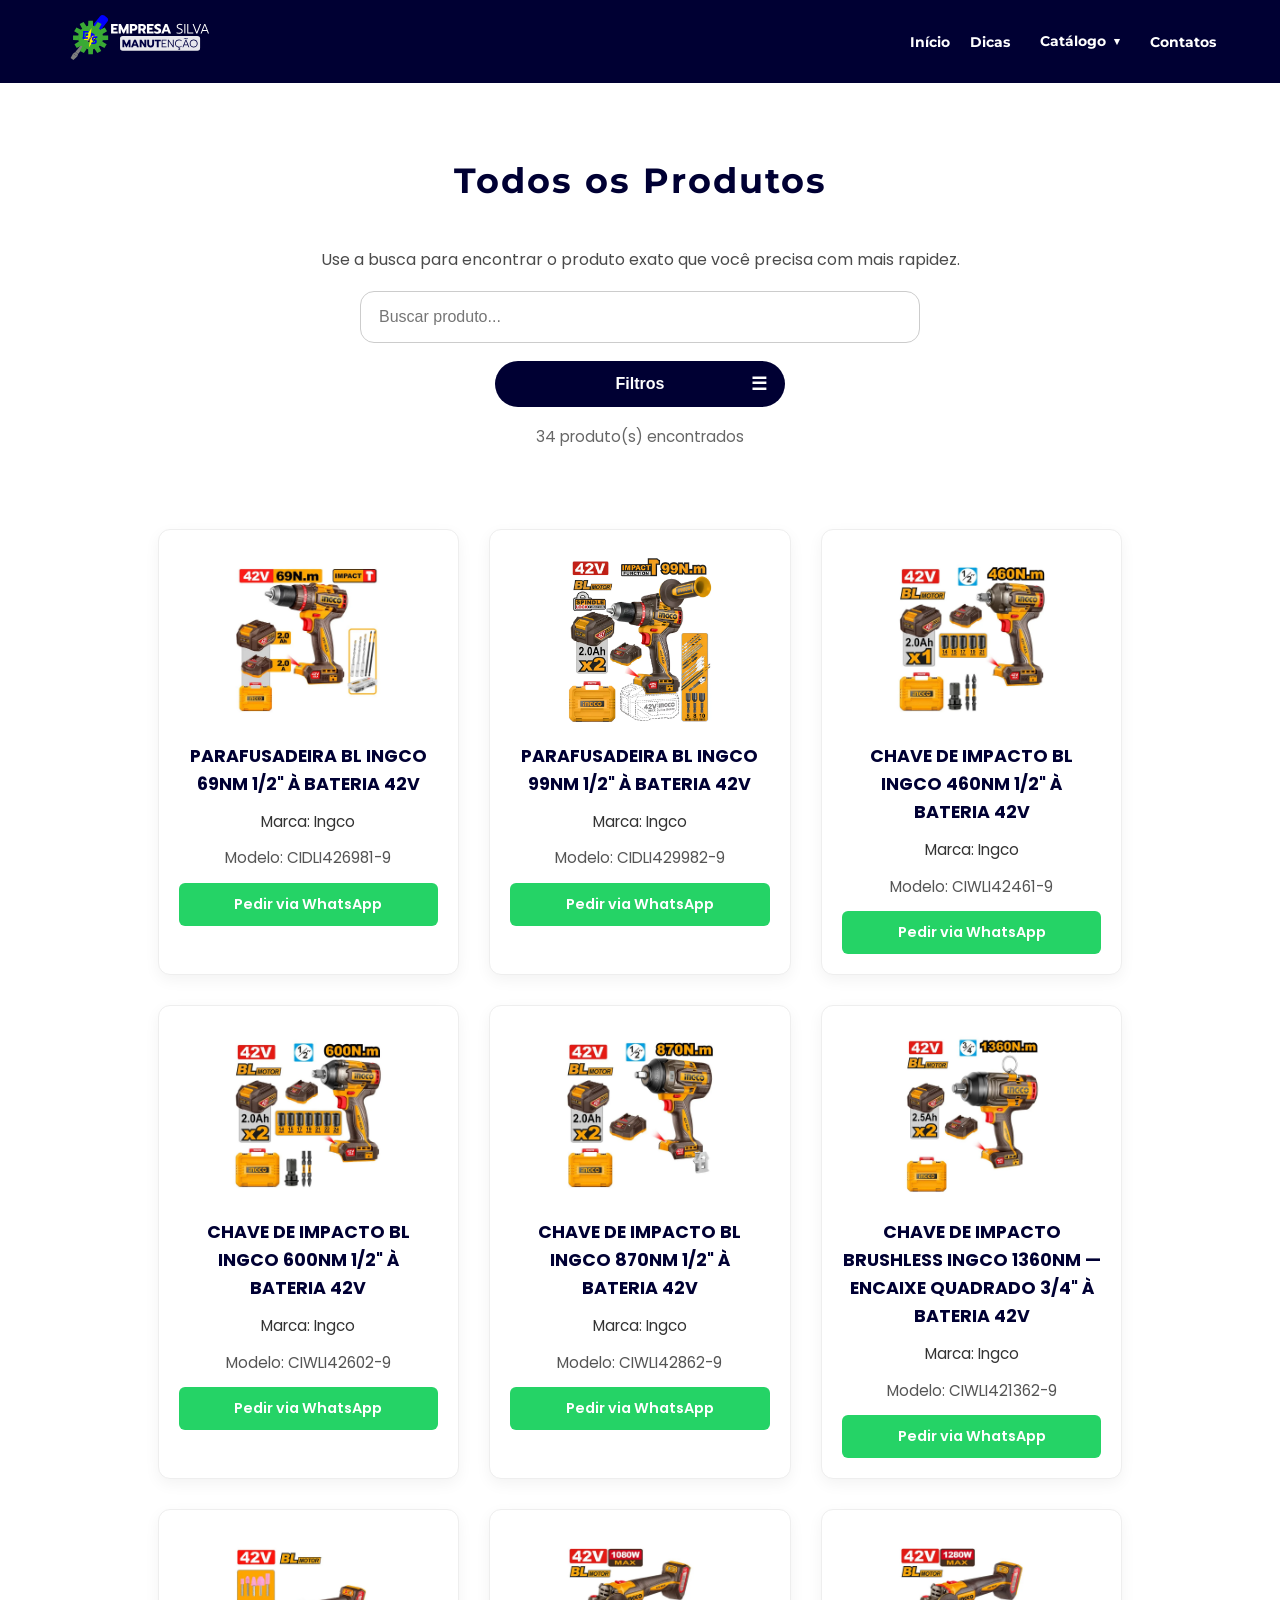
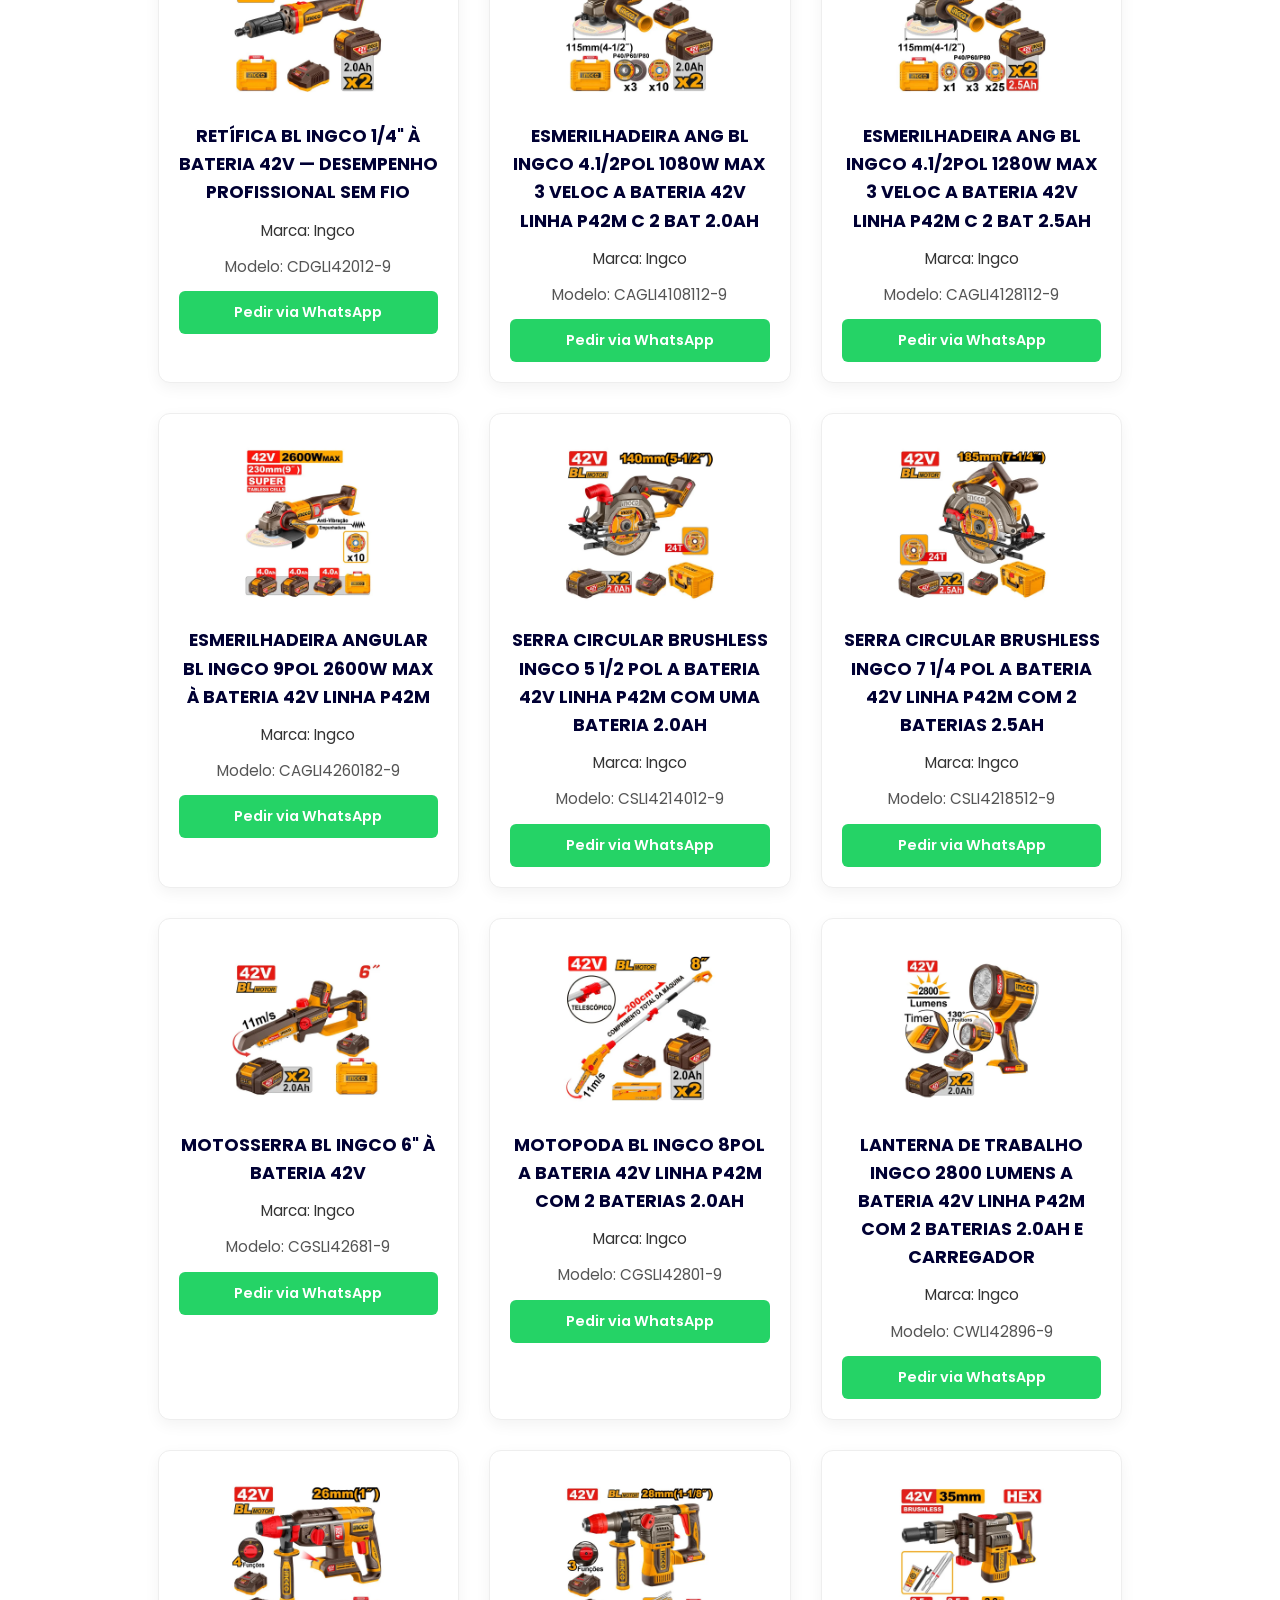
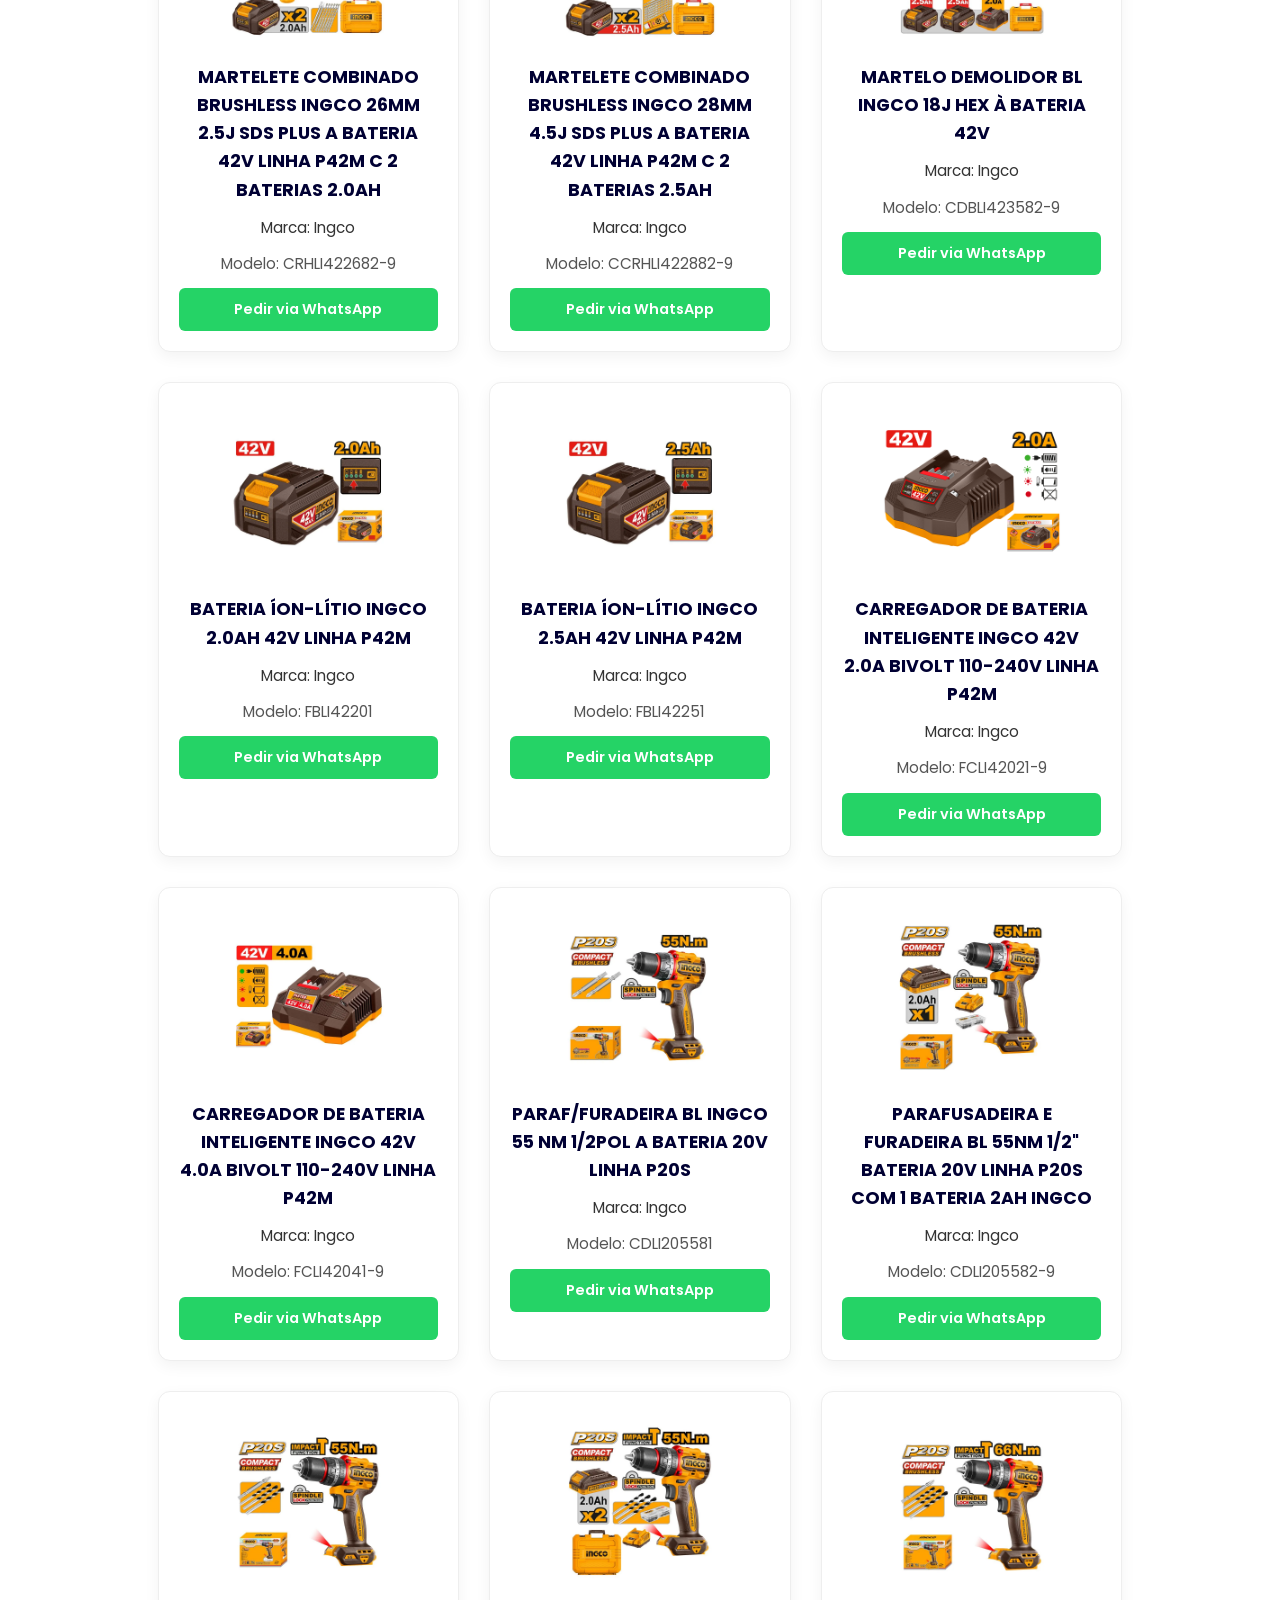
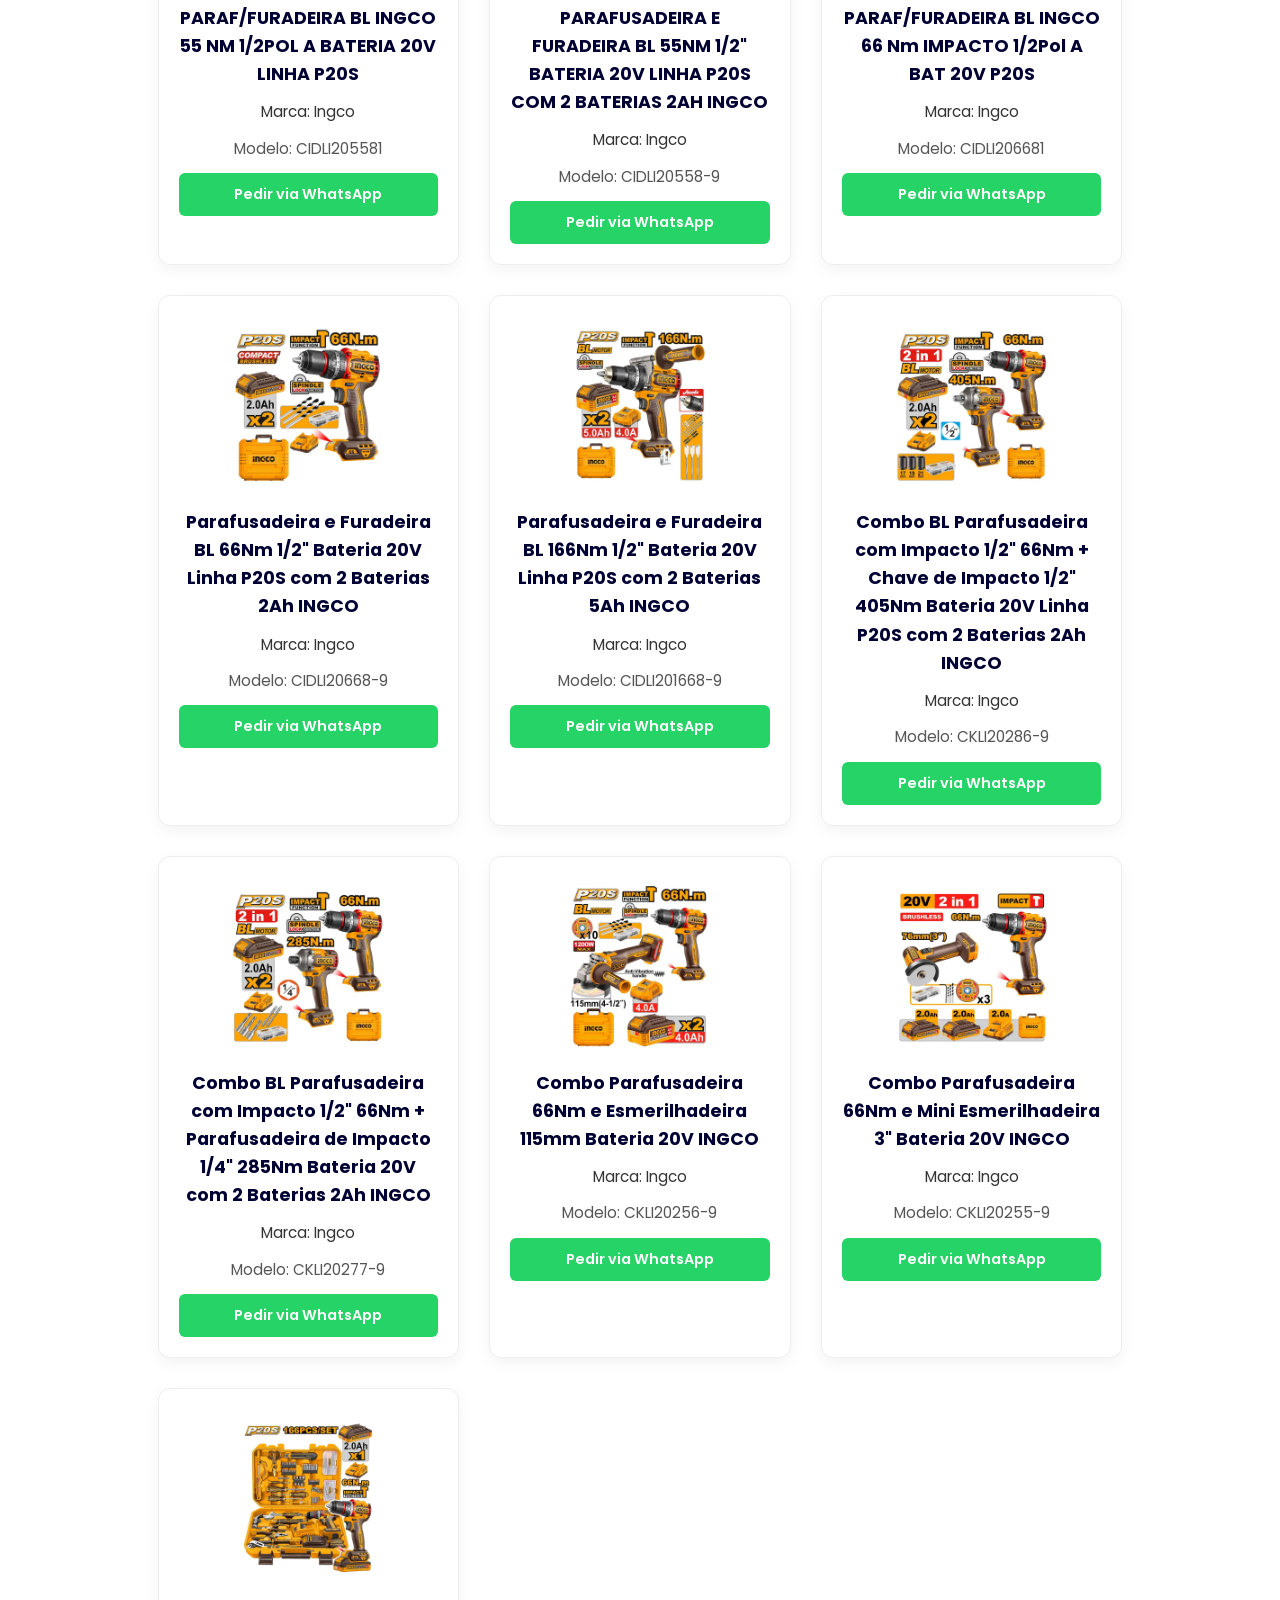
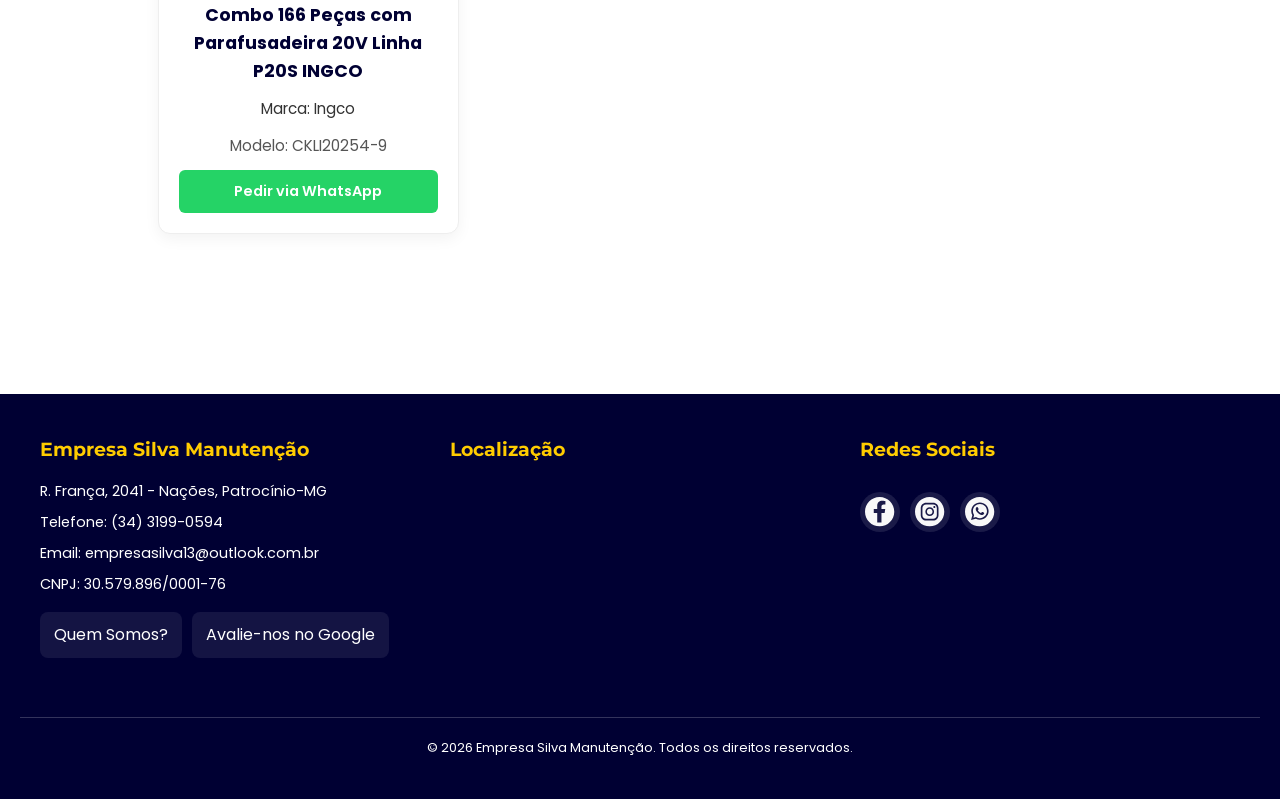
<file: products.html>
<!DOCTYPE html>
<html lang="pt-br">

<head>
    <meta charset="UTF-8">
    <meta name="viewport" content="width=device-width, initial-scale=1.0">
    <title>Produtos | Empresa Silva</title>
    <link rel="stylesheet" href="style.css">
    <link rel="icon" type="image/png" href="img/Favicon/Favicon512x512.png">
</head>

<body data-page="products">
    <header>
        <div class="logo">
            <a href="index.html"><img src="img/LogoEmpresaSilva/LogoHorizontal-ParaFundoEscuro.svg"
                    alt="Logo Empresa Silva"></a>
        </div>
        <button class="menu-toggle" aria-label="Abrir Menu">☰</button>
        <nav class="nav-menu">
            <ul>
                <li><a href="index.html">Início</a></li>
                <li><a href="dicas.html">Dicas</a></li>
                <li class="dropdown">
                    <button type="button" class="dropdown-toggle">Catálogo</button>
                    <ul class="dropdown-menu">
                        <li><a href="products.html">Produtos</a></li>
                        <li><a href="marcas.html">Marcas</a></li>
                    </ul>
                </li>
                <li><a href="#footer-info">Contatos</a></li>
            </ul>
        </nav>
    </header>

    <main class="produtos produtos-page">
        <section class="produtos-top">
            <h2 class="title-section">Todos os Produtos</h2>
            <p>Use a busca para encontrar o produto exato que você precisa com mais rapidez.</p>
            <div class="search-wrapper">
                <input id="search-produto" type="search" placeholder="Buscar produto..." aria-label="Buscar produto">
            </div>
            <div class="filter-panel">
                <button type="button" class="filter-toggle" aria-expanded="false">Filtros</button>
                <div class="filter-panel-content collapsed">
                    <div class="filter-actions">
                        <button type="button" id="select-all-filters" class="filter-action-btn">Selecionar tudo</button>
                        <button type="button" id="clear-filters" class="filter-action-btn">Limpar seleção</button>
                    </div>
                    <div class="products-filter">
                        <div class="filter-label">Filtrar por temas:</div>
                        <div id="products-filter-buttons" class="products-filter-buttons"></div>
                    </div>
                </div>
            </div>
            <div class="search-count" id="search-count"></div>
        </section>

        <div id="lista-produtos" class="produtos-grid"></div>
    </main>

    <footer>
        <div class="footer-container">
            <div class="footer-info" id="footer-info">
                <h3>Empresa Silva Manutenção</h3>
                <p><a href="https://maps.google.com/?q=R.+França,+2041+-+Nações,+Patrocínio-MG" target="_blank">R.
                        França, 2041 - Nações, Patrocínio-MG</a></p>
                <p>Telefone: (34) 3199-0594</p>
                <p>Email: empresasilva13@outlook.com.br</p>
                <p>CNPJ: 30.579.896/0001-76</p>
                <div class="footer-links">
                    <a href="sobre.html">Quem Somos?</a>
                    <a href="https://g.page/r/CfeLrbdusbJ0EBM/review" target="_blank">Avalie-nos no Google</a>
                </div>
            </div>
            <div class="footer-map">
                <h3>Localização</h3>
                <iframe
                    src="https://www.google.com/maps/embed?pb=!1m18!1m12!1m3!1d3774.0547835407474!2d-46.964518525646184!3d-18.92896910791757!2m3!1f0!2f0!3f0!3m2!1i1024!2i768!4f13.1!3m3!1m2!1s0x94afb1c0872e0f3b%3A0x74b2b16eb7ad8bf7!2sEmpresa%20Silva%20Manuten%C3%A7%C3%A3o!5e0!3m2!1spt-BR!2sbr!4v1774875319573!5m2!1spt-BR!2sbr"
                    width="100%" height="200" style="border:0;" allowfullscreen="" loading="lazy"></iframe>
            </div>
            <div class="footer-social">
                <h3>Redes Sociais</h3>
                <div class="footer-social-icons">
                    <a href="#" aria-label="Facebook" title="Facebook"><img src="img/Icones/Facebook.svg"
                            alt="Logo do Facebook">
                    </a>
                    <a href="https://www.instagram.com/empresasilvamanutencao?igsh=MXJiZjM1cW82eDZsZg==" target="_blank"
                        aria-label="Instagram" title="Instagram"><img src="img/Icones/Instagram.svg"
                            alt="Logo do Instagram">
                    </a>
                    <a href="https://wa.me/553431990594" target="_blank" aria-label="WhatsApp" title="WhatsApp">
                        <img src="img/Icones/Whatsapp.svg" alt="Logo do WhatsApp">
                    </a>
                </div>
            </div>
        </div>
        <div class="footer-bottom">
            <p>© 2026 Empresa Silva Manutenção. Todos os direitos reservados.</p>
        </div>
    </footer>

    <script src="script.js"></script>
</body>

</html>
</file>
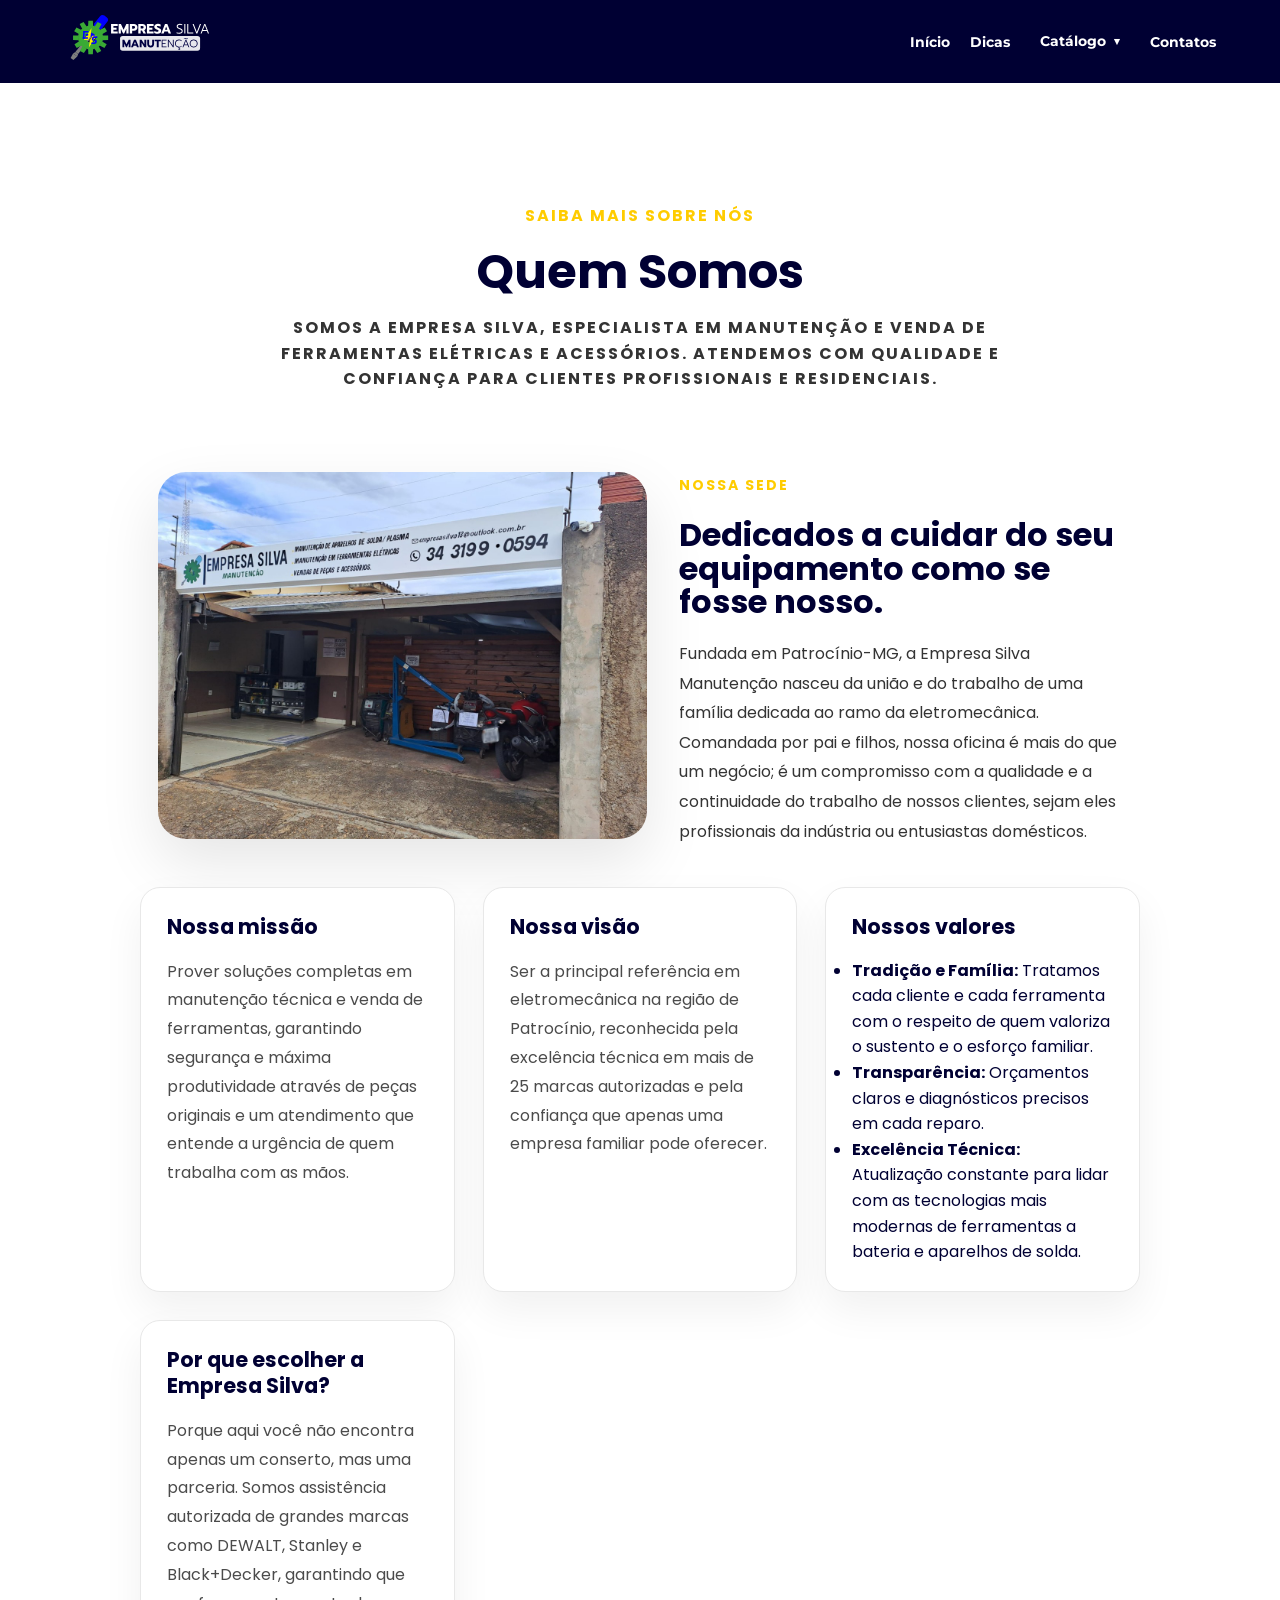
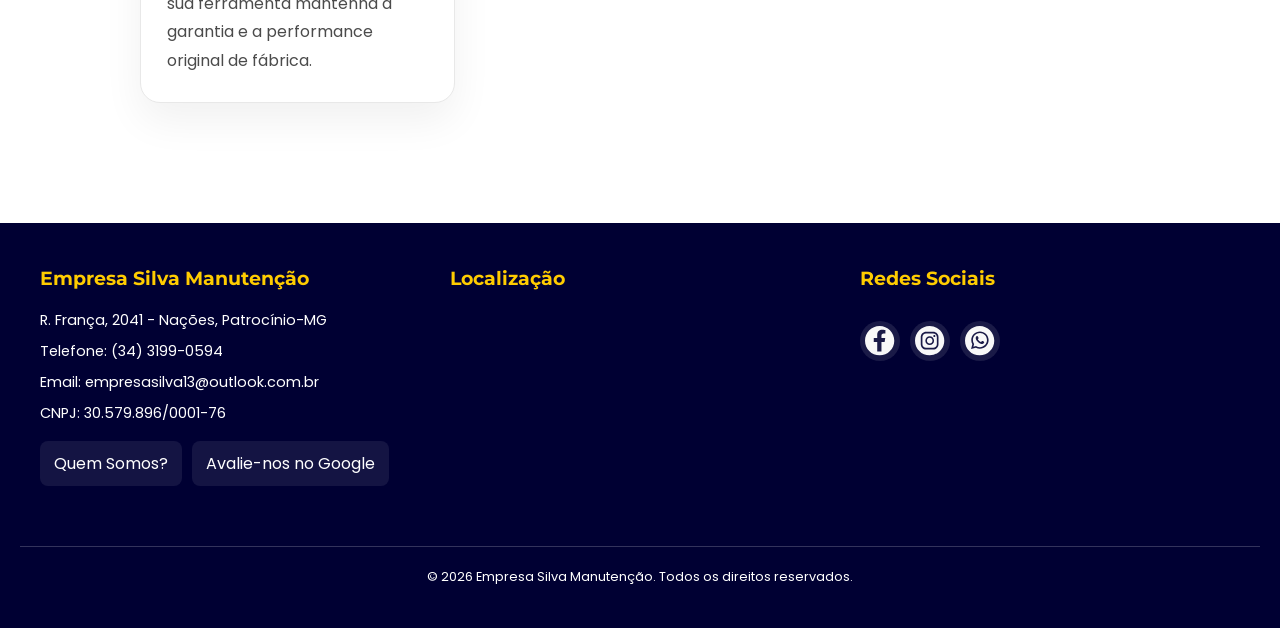
<file: sobre.html>
<!DOCTYPE html>
<html lang="pt-br">

<head>
    <meta charset="UTF-8">
    <meta name="viewport" content="width=device-width, initial-scale=1.0">
    <title>Quem Somos? | Empresa Silva</title>
    <link rel="stylesheet" href="style.css">
    <link rel="icon" type="image/png" href="img/Favicon/Favicon512x512.png">
</head>

<body id="top">
    <header>
        <div class="logo">
            <a href="index.html"><img src="img/LogoEmpresaSilva/LogoHorizontal-ParaFundoEscuro.svg"
                    alt="Logo Empresa Silva"></a>
        </div>
        <button class="menu-toggle" aria-label="Abrir Menu">☰</button>
        <nav class="nav-menu">
            <ul>
                <li><a href="index.html">Início</a></li>
                <li><a href="dicas.html">Dicas</a></li>
                <li class="dropdown">
                    <button type="button" class="dropdown-toggle">Catálogo</button>
                    <ul class="dropdown-menu">
                        <li><a href="products.html">Produtos</a></li>
                        <li><a href="marcas.html">Marcas</a></li>
                    </ul>
                </li>
                <li><a href="#footer-info">Contatos</a></li>
            </ul>
        </nav>
    </header>

    <main class="blog-section">
        <section class="blog-hero">
            <p>Saiba mais sobre nós</p>
            <h1>Quem Somos</h1>
            <p>Somos a Empresa Silva, especialista em manutenção e venda de ferramentas elétricas e acessórios.
                Atendemos com qualidade e confiança para clientes profissionais e residenciais.</p>
        </section>

        <section class="sobre-hero-section">
            <div class="sobre-image">
                <img src="img/FotosEmpresa/fachada.jpg" alt="Fachada da Empresa Silva">
            </div>
            <div class="sobre-text">
                <p class="section-label">Nossa sede</p>
                <h2>Dedicados a cuidar do seu equipamento como se fosse nosso.</h2>
                <p>Fundada em Patrocínio-MG, a Empresa Silva Manutenção nasceu da união e do trabalho de uma família
                    dedicada ao ramo da eletromecânica. Comandada por pai e filhos, nossa oficina é mais do que um
                    negócio; é um compromisso com a qualidade e a continuidade do trabalho de nossos clientes, sejam
                    eles profissionais da indústria ou entusiastas domésticos.</p>
            </div>
        </section>

        <section class="blog-grid" style="max-width: 1000px; margin: 40px auto 0; display: grid; gap: 28px;">
            <article class="blog-card">
                <div class="blog-card-content">
                    <h2>Nossa missão</h2>
                    <p>Prover soluções completas em manutenção técnica e venda de ferramentas, garantindo segurança e
                        máxima produtividade através de peças originais e um atendimento que entende a urgência de quem
                        trabalha com as mãos.</p>
                </div>
            </article>
            <article class="blog-card">
                <div class="blog-card-content">
                    <h2>Nossa visão</h2>
                    <p>Ser a principal referência em eletromecânica na região de Patrocínio, reconhecida pela excelência
                        técnica em mais de 25 marcas autorizadas e pela confiança que apenas uma empresa familiar pode
                        oferecer.</p>
                </div>
            </article>
            <article class="blog-card">
                <div class="blog-card-content">
                    <h2>Nossos valores</h2>
                    <ul class="quem-somos-valores">
                        <li><strong>Tradição e Família:</strong> Tratamos cada cliente e cada ferramenta com o respeito
                            de quem valoriza o sustento e o esforço familiar.</li>
                        <li><strong>Transparência:</strong> Orçamentos claros e diagnósticos precisos em cada reparo.
                        </li>
                        <li><strong>Excelência Técnica:</strong> Atualização constante para lidar com as tecnologias
                            mais modernas de ferramentas a bateria e aparelhos de solda.</li>
                    </ul>
                </div>
            </article>
            <article class="blog-card">
                <div class="blog-card-content">
                    <h2>Por que escolher a Empresa Silva?</h2>
                    <p>Porque aqui você não encontra apenas um conserto, mas uma parceria. Somos assistência autorizada
                        de grandes marcas como DEWALT, Stanley e Black+Decker, garantindo que sua ferramenta mantenha a
                        garantia e a performance original de fábrica.</p>
                </div>
            </article>
        </section>
    </main>

    <footer>
        <div class="footer-container">
            <div class="footer-info" id="footer-info">
                <h3>Empresa Silva Manutenção</h3>
                <p><a href="https://maps.google.com/?q=R.+França,+2041+-+Nações,+Patrocínio-MG" target="_blank">R.
                        França, 2041 - Nações, Patrocínio-MG</a></p>
                <p>Telefone: (34) 3199-0594</p>
                <p>Email: empresasilva13@outlook.com.br</p>
                <p>CNPJ: 30.579.896/0001-76</p>
                <div class="footer-links">
                    <a href="sobre.html">Quem Somos?</a>
                    <a href="https://g.page/r/CfeLrbdusbJ0EBM/review" target="_blank">Avalie-nos no Google</a>
                </div>
            </div>
            <div class="footer-map">
                <h3>Localização</h3>
                <iframe
                    src="https://www.google.com/maps/embed?pb=!1m18!1m12!1m3!1d3774.0547835407474!2d-46.964518525646184!3d-18.92896910791757!2m3!1f0!2f0!3f0!3m2!1i1024!2i768!4f13.1!3m3!1m2!1s0x94afb1c0872e0f3b%3A0x74b2b16eb7ad8bf7!2sEmpresa%20Silva%20Manuten%C3%A7%C3%A3o!5e0!3m2!1spt-BR!2sbr!4v1774875319573!5m2!1spt-BR!2sbr"
                    width="100%" height="200" style="border:0;" allowfullscreen="" loading="lazy"></iframe>
            </div>
            <div class="footer-social">
                <h3>Redes Sociais</h3>
                <div class="footer-social-icons">
                    <a href="#" aria-label="Facebook" title="Facebook"><img src="img/Icones/Facebook.svg"
                            alt="Logo do Facebook">
                    </a>
                    <a href="https://www.instagram.com/empresasilvamanutencao?igsh=MXJiZjM1cW82eDZsZg==" target="_blank"
                        aria-label="Instagram" title="Instagram"><img src="img/Icones/Instagram.svg"
                            alt="Logo do Instagram">
                    </a>
                    <a href="https://wa.me/553431990594" target="_blank" aria-label="WhatsApp" title="WhatsApp">
                        <img src="img/Icones/Whatsapp.svg" alt="Logo do WhatsApp">
                    </a>
                </div>
            </div>
        </div>
        <div class="footer-bottom">
            <p>© 2026 Empresa Silva Manutenção. Todos os direitos reservados.</p>
        </div>
    </footer>

    <script src="script.js"></script>
</body>

</html>
</file>
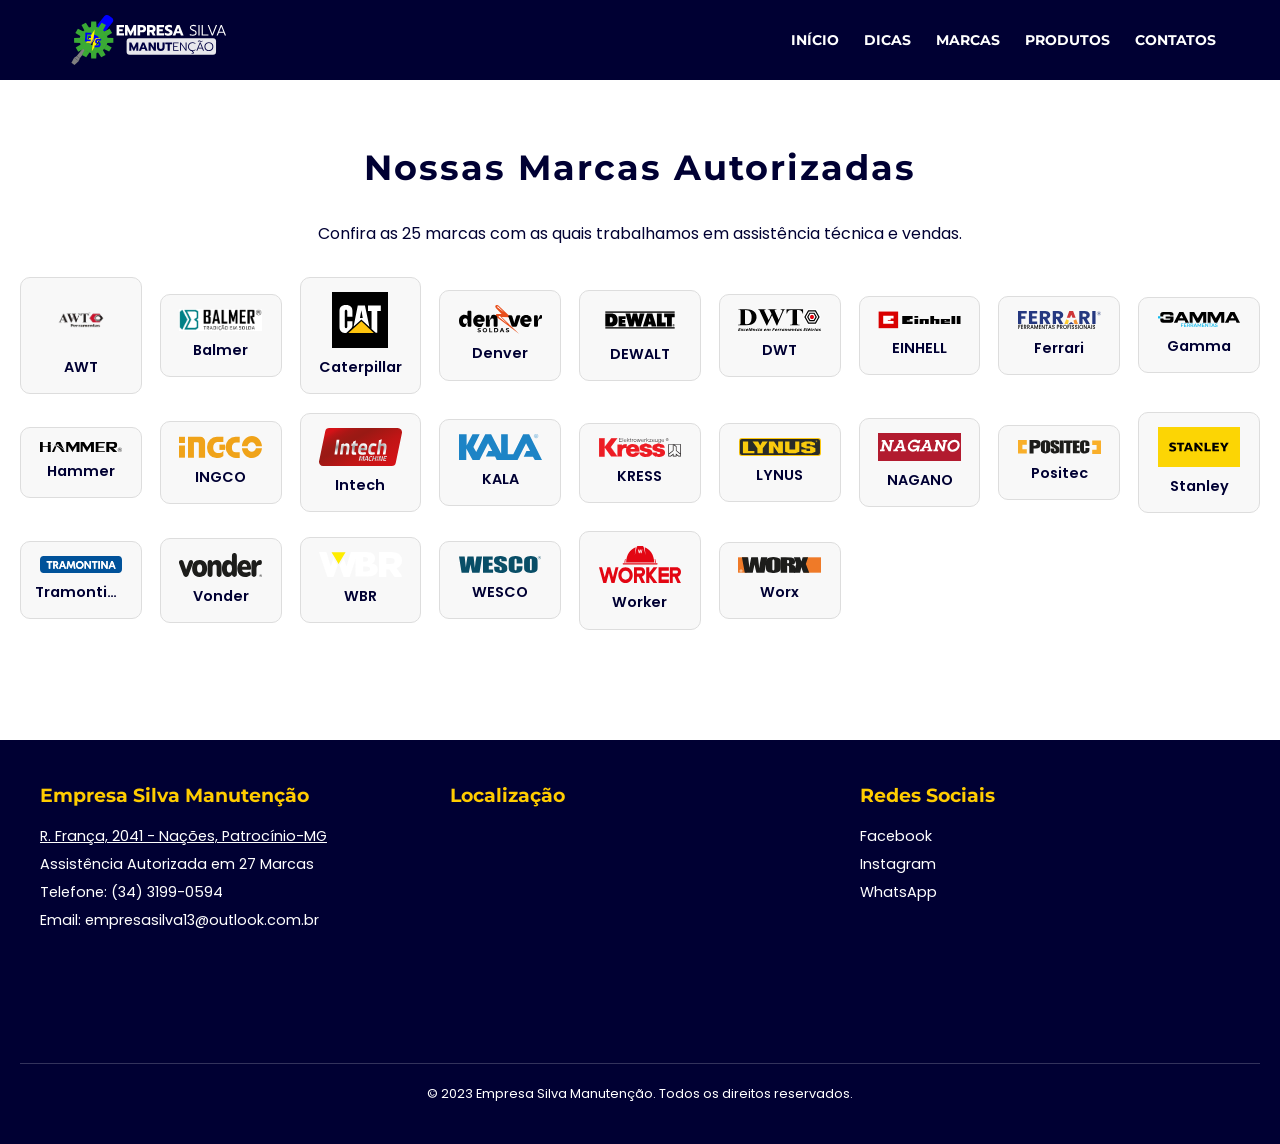
<file: site/marcas.html>
<!DOCTYPE html>
<html lang="pt-br">

<head>
    <meta charset="UTF-8">
    <meta name="viewport" content="width=device-width, initial-scale=1.0">
    <title>Marcas Autorizadas - Empresa Silva</title>
    <link rel="stylesheet" href="style.css">
    <link rel="icon" type="image/png" href="img/Favicon/Favicon512x512.png">
</head>

<body>
    <header>
        <div class="logo">
            <a href="index.html"><img src="img/LogoEmpresaSilva/LogoHorizontal-ParaFundoEscuro.svg"
                    alt="Logo Empresa Silva"></a>
        </div>
        <nav>
            <ul>
                <li><a href="index.html">Início</a></li>
                <li><a href="#">Dicas</a></li>
                <li><a href="marcas.html" aria-current="page">Marcas</a></li>
                <li><a href="#">Produtos</a></li>
                <li><a href="#">Contatos</a></li>
            </ul>
        </nav>
    </header>

    <main class="marcas-completas">
        <h1 class="title-section">Nossas Marcas Autorizadas</h1>
        <p>Confira as 25 marcas com as quais trabalhamos em assistência técnica e vendas.</p>

        <div class="marcas-grid">
            <a class="marcas-card" href="https://www.ovd.com.br/site/index.html" target="_blank" title="AWT">
                <img src="img/MarcasAutorizadas/PNG/AWT.png" alt="AWT">
                <span>AWT</span>
            </a>
            <a class="marcas-card" href="https://www.balmer.com.br/" target="_blank" title="Balmer">
                <img src="img/MarcasAutorizadas/PNG/balmer.png" alt="Balmer">
                <span>Balmer</span>
            </a>
            <a class="marcas-card" href="https://ferramentascat.com.br/" target="_blank" title="Caterpillar">
                <img src="img/MarcasAutorizadas/SVG/CATERPILLAR.svg" alt="Caterpillar">
                <span>Caterpillar</span>
            </a>
            <a class="marcas-card" href="https://www.denversoldas.com.br/" target="_blank" title="Denver">
                <img src="img/MarcasAutorizadas/SVG/DENVER.svg" alt="Denver">
                <span>Denver</span>
            </a>
            <a class="marcas-card" href="https://br.dewalt.global" target="_blank" title="DEWALT">
                <img src="img/MarcasAutorizadas/SVG/DEWALT.svg" alt="DEWALT">
                <span>DEWALT</span>
            </a>
            <a class="marcas-card" href="https://www.dwtbrasil.com.br/" target="_blank" title="DWT">
                <img src="img/MarcasAutorizadas/SVG/DWT.svg" alt="DWT">
                <span>DWT</span>
            </a>
            <a class="marcas-card" href="https://www.einhell.com/" target="_blank" title="EINHELL">
                <img src="img/MarcasAutorizadas/SVG/EINHELL.svg" alt="EINHELL">
                <span>EINHELL</span>
            </a>
            <a class="marcas-card" href="https://ferrarinet.com.br/" target="_blank" title="Ferrari">
                <img src="img/MarcasAutorizadas/SVG/FERRARI.svg" alt="Ferrari">
                <span>Ferrari</span>
            </a>
            <a class="marcas-card" href="https://gammaferramentas.com.br/" target="_blank" title="Gamma">
                <img src="img/MarcasAutorizadas/SVG/GAMMA.svg" alt="Gamma">
                <span>Gamma</span>
            </a>
            <a class="marcas-card"
                href="https://hammerferramentas.com.br/?srsltid=AfmBOoqd7pzxwzLgsSoDgDilXWUP0PVqpZe7HElvsRR97eC3Cr5qpQqR"
                target="_blank" title="Hammer">
                <img src="img/MarcasAutorizadas/SVG/HAMMER.svg" alt="Hammer">
                <span>Hammer</span>
            </a>
            <a class="marcas-card" href="https://ingcoferramentas.com.br/" target="_blank" title="INGCO">
                <img src="img/MarcasAutorizadas/SVG/INGCO.svg" alt="INGCO">
                <span>INGCO</span>
            </a>
            <a class="marcas-card" href="https://intechmachine.com.br/" target="_blank" title="Intech">
                <img src="img/MarcasAutorizadas/SVG/INTECH.svg" alt="Intech">
                <span>Intech</span>
            </a>
            <a class="marcas-card" href="https://www.kala.com.br/" target="_blank" title="KALA">
                <img src="img/MarcasAutorizadas/SVG/KALA.svg" alt="KALA">
                <span>KALA</span>
            </a>
            <a class="marcas-card" href="https://kressferramentas.com.br/" target="_blank" title="KRESS">
                <img src="img/MarcasAutorizadas/SVG/KRESS.svg" alt="KRESS">
                <span>KRESS</span>
            </a>
            <a class="marcas-card" href="https://www.lynus.com.br/" target="_blank" title="LYNUS">
                <img src="img/MarcasAutorizadas/SVG/LYNUS.svg" alt="LYNUS">
                <span>LYNUS</span>
            </a>
            <a class="marcas-card" href="https://naganoprodutos.com.br/novo/" target="_blank" title="NAGANO">
                <img src="img/MarcasAutorizadas/SVG/NAGANO.svg" alt="NAGANO">
                <span>NAGANO</span>
            </a>
            <a class="marcas-card" href="https://ferramentascat.com.br/institucional" target="_blank" title="Positec">
                <img src="img/MarcasAutorizadas/SVG/POSITEC.svg" alt="Positec">
                <span>Positec</span>
            </a>
            <a class="marcas-card" href="https://br.stanleytools.global/" target="_blank" title="Stanley">
                <img src="img/MarcasAutorizadas/SVG/STANLEY.svg" alt="Stanley">
                <span>Stanley</span>
            </a>
            <a class="marcas-card"
                href="https://empresas.tramontina.com.br/?utm_medium=cpc&utm_source=google&utm_campaign=share%20de%20leil%C3%A3o&utm_contet=impression%20share%20&utm_term=brand_share&gad_source=1&gad_campaignid=22222419982&gbraid=0AAAAA9eWS_XSDdsZZfzvyoPy4hmAjGwYH&gclid=Cj0KCQjw1ZjOBhCmARIsADDuFTDdmGRi2ktBlVJ37UjpS7I_lwipGZFN8-XWjOl7g6_wcjXoID4QivAaAgBbEALw_wcB"
                target="_blank" title="Tramontina">
                <img src="img/MarcasAutorizadas/SVG/TRAMONTINA.svg" alt="Tramontina">
                <span>Tramontina</span>
            </a>
            <a class="marcas-card" href="https://www.vonder.com.br/" target="_blank" title="Vonder">
                <img src="img/MarcasAutorizadas/SVG/VONDER.svg" alt="Vonder">
                <span>Vonder</span>
            </a>
            <a class="marcas-card" href="https://www.wbrequipamentos.com.br/" target="_blank" title="WBR">
                <img src="img/MarcasAutorizadas/SVG/WBR.svg" alt="WBR">
                <span>WBR</span>
            </a>
            <a class="marcas-card" href="https://www.wescoferramentas.com.br/" target="_blank" title="WESCO">
                <img src="img/MarcasAutorizadas/SVG/WESCO.svg" alt="WESCO">
                <span>WESCO</span>
            </a>
            <a class="marcas-card" href="https://www.worker.com.br/" target="_blank" title="Worker">
                <img src="img/MarcasAutorizadas/SVG/WORKER.svg" alt="Worker">
                <span>Worker</span>
            </a>
            <a class="marcas-card" href="https://www.ferramentasworx.com.br/" target="_blank" title="Worx">
                <img src="img/MarcasAutorizadas/SVG/WORX.svg" alt="Worx">
                <span>Worx</span>
            </a>
        </div>
    </main>

    <footer>
        <div class="footer-container">
            <div class="footer-info">
                <h3>Empresa Silva Manutenção</h3>
                <p><a href="https://www.google.com/maps/search/?api=1&query=Rua%20França%202041%20Na%C3%A7%C3%B5es%20Patroc%C3%ADnio%20MG"
                        target="_blank">R. França, 2041 - Nações, Patrocínio-MG</a></p>
                <p>Assistência Autorizada em 27 Marcas</p>
                <p>Telefone: (34) 3199-0594</p>
                <p>Email: empresasilva13@outlook.com.br</p>
            </div>
            <div class="footer-map">
                <h3>Localização</h3>
                <iframe
                    src="https://www.google.com/maps?q=Rua%20França%202041%20Na%C3%A7%C3%B5es%20Patroc%C3%ADnio%20MG&z=16&output=embed"
                    width="100%" height="260" style="border:0;" allowfullscreen="" loading="lazy"></iframe>
            </div>
            <div class="footer-social">
                <h3>Redes Sociais</h3>
                <a href="#" target="_blank">Facebook</a>
                <a href="#" target="_blank">Instagram</a>
                <a href="https://wa.me/553431990594" target="_blank">WhatsApp</a>
            </div>
        </div>
        <div class="footer-bottom">
            <p>&copy; 2023 Empresa Silva Manutenção. Todos os direitos reservados.</p>
        </div>
    </footer>

    <script src="script.js"></script>
</body>

</html>
</file>
<file: style.css>
/* Importação das Fontes */
@import url('https://fonts.googleapis.com/css2?family=Montserrat:wght@400;700&family=Poppins:wght@300;400;600&display=swap');

/* Reset e Configurações Gerais */
* {
    margin: 0;
    padding: 0;
    box-sizing: border-box;
}

body {
    background-color: #ffffff;
    color: #000033;
    font-family: 'Poppins', sans-serif;
    line-height: 1.6;
    overflow-x: hidden;
}

/* Header & Nav */
header {
    background-color: #000033;
    color: white;
    padding: 15px 5%;
    display: flex;
    justify-content: space-between;
    align-items: center;
    position: sticky;
    top: 0;
    z-index: 1001;
}

.logo img {
    height: 45px;
}

nav ul {
    display: flex;
    list-style: none;
    gap: 20px;
    align-items: center;
}

nav a {
    color: white;
    text-decoration: none;
    font-family: 'Montserrat', sans-serif;
    font-size: 0.85rem;
    font-weight: 700;
    text-transform: capitalize;
    line-height: 1;
    transition: 0.3s;
}

nav a:hover {
    color: #ffcc00;
    /* Amarelo de destaque */
}

nav li {
    position: relative;
}

.dropdown-toggle {
    color: white;
    background: none;
    border: none;
    font-family: 'Montserrat', sans-serif;
    font-size: 0.85rem;
    font-weight: 700;
    line-height: 1;
    cursor: pointer;
    text-transform: capitalize;
    display: inline-flex;
    align-items: center;
    gap: 8px;
    padding: 8px 10px;
    border-radius: 999px;
    transition: background 0.25s ease;
}

.dropdown-toggle:hover,
.dropdown.open>.dropdown-toggle {
    background: rgba(255, 204, 0, 0.12);
}

.dropdown-toggle::after {
    content: '▾';
    font-size: 0.7rem;
    transition: transform 0.2s ease;
}

.dropdown.open>.dropdown-toggle::after {
    transform: rotate(180deg);
}

.dropdown-menu {
    position: absolute;
    top: calc(100% + 8px);
    left: 0;
    background: #000033;
    border-radius: 14px;
    display: none;
    flex-direction: column;
    padding: 8px 0;
    min-width: 180px;
    box-shadow: 0 20px 40px rgba(0, 0, 0, 0.18);
    z-index: 1002;
}

.dropdown:hover .dropdown-menu,
.dropdown.open .dropdown-menu {
    display: flex;
}

.dropdown-menu li {
    width: 100%;
}

.dropdown-menu a {
    display: block;
    padding: 10px 18px;
    color: white;
    text-decoration: none;
    font-family: 'Montserrat', sans-serif;
    font-size: 0.85rem;
    text-transform: capitalize;
}

.dropdown-menu a:hover {
    background: rgba(255, 204, 0, 0.12);
}

/* Seção Destaques */
.destaques {
    padding: 40px 15px;
    text-align: center;
}

.title-section {
    font-family: 'Montserrat', sans-serif;
    color: #000033;
    font-size: clamp(1.5rem, 5vw, 2.2rem);
    margin-bottom: 20px;
    font-weight: 700;
    letter-spacing: 2px;
}

.carousel-container {
    max-width: 1000px;
    width: 100%;
    margin: 0 auto;
    background-color: #ffffff;
    border-radius: 8px;
    display: flex;
    justify-content: center;
    align-items: center;
    min-height: 300px;
    box-shadow: 0 4px 15px rgba(0, 0, 0, 0.1);
    overflow: hidden;
}

.carousel-container img {
    width: 100%;
    max-width: 1000px;
    max-height: 320px;
    height: auto;
    object-fit: contain;
}

@media (max-width: 768px) {
    .carousel-container {
        min-height: 220px;
    }

    .carousel-container img {
        max-height: 220px;
    }
}

.dots {
    margin-top: 25px;
}

.dot {
    height: 12px;
    width: 12px;
    background-color: #ccc;
    border-radius: 50%;
    display: inline-block;
    margin: 0 6px;
    cursor: pointer;
}

.dot.active {
    background-color: #000033;
}

/* Faixa de Marcas Autorizadas */
.autorizadas {
    background-color: #000033;
    color: white;
    display: flex;
    padding: 50px 8%;
    align-items: center;
    justify-content: space-between;
    margin-top: 40px;
}

.quem-somos-destaque {
    background: #ffdd47;
    color: #000033;
    padding: 50px 8%;
    margin: 40px auto;
    border-radius: 28px;
    max-width: 1200px;
}

.quem-somos-grid {
    display: grid;
    grid-template-columns: minmax(280px, 1.2fr) minmax(320px, 1fr);
    gap: 30px;
    align-items: start;
}

.quem-somos-image img {
    width: 100%;
    height: auto;
    object-fit: cover;
    border-radius: 24px;
    box-shadow: 0 24px 50px rgba(0, 0, 0, 0.12);
    min-height: 360px;
}

.quem-somos-content {
    display: flex;
    flex-direction: column;
    gap: 24px;
}

.quem-somos-text {
    max-width: 640px;
}

.quem-somos-text h3 {
    margin-top: 24px;
    margin-bottom: 10px;
    font-size: 1rem;
    color: #000033;
}

.quem-somos-text .quem-somos-valores {
    margin: 0;
    padding-left: 1.2rem;
    list-style: disc;
}

.quem-somos-text .quem-somos-valores li {
    margin-bottom: 0.85rem;
    line-height: 1.6;
}

.quem-somos-text .section-label {
    font-size: 0.85rem;
    letter-spacing: 2px;
    text-transform: uppercase;
    font-weight: 700;
    margin-bottom: 16px;
}

.quem-somos-destaque h2 {
    font-size: clamp(2rem, 2.5vw, 2.6rem);
    margin-bottom: 18px;
    line-height: 1.1;
}

.quem-somos-destaque p {
    font-size: 1rem;
    line-height: 1.8;
}

.quem-somos-tags {
    display: grid;
    grid-template-columns: repeat(2, minmax(0, 1fr));
    gap: 16px;
}

.quem-somos-item {
    background: white;
    color: #000033;
    padding: 20px 22px;
    border-radius: 20px;
    box-shadow: 0 18px 40px rgba(0, 0, 0, 0.08);
    font-weight: 700;
}

@media (max-width: 900px) {
    .quem-somos-grid {
        grid-template-columns: 1fr;
    }
}

@media (max-width: 650px) {
    .quem-somos-destaque {
        padding: 30px 6%;
    }

    .quem-somos-image img {
        min-height: 260px;
    }

    .quem-somos-tags {
        grid-template-columns: 1fr;
    }
}

.info-texto {
    width: 40%;
    border-right: 2px solid rgba(255, 255, 255, 0.3);
    padding-right: 30px;
    font-size: 1.25rem;
    font-weight: 300;
}

.marcas-logos {
    width: 55%;
    display: flex;
    justify-content: center;
    align-items: center;
    flex-wrap: wrap;
    gap: 30px;
}

.marcas-logos img {
    height: 35px;
    max-width: 130px;
    object-fit: contain;
    /* Efeito para deixar logos brancos no fundo escuro */
    filter: brightness(0) invert(1);
    transition: transform 0.3s ease, opacity 0.3s;
    opacity: 0.85;
}

.marcas-logos a.marca-mais {
    width: 35px;
    height: 35px;
    border: 2px dashed rgba(255, 255, 255, 0.85);
    border-radius: 50%;
    display: inline-flex;
    align-items: center;
    justify-content: center;
    font-size: 1.6rem;
    color: white;
    text-decoration: none;
    margin-left: 10px;
    transition: transform 0.2s ease, border-color 0.2s ease;
}

.marcas-logos a.marca-mais:hover {
    transform: scale(1.1);
    border-color: #ffcc00;
}

.marcas-completas {
    padding: 60px 20px;
    text-align: center;
}

.marcas-completas .marcas-grid {
    display: grid;
    grid-template-columns: repeat(auto-fit, minmax(120px, 1fr));
    gap: 18px;
    align-items: center;
    justify-items: center;
    margin-top: 30px;
}

.marcas-completas .marcas-card {
    background-color: #f8f8f8;
    border-radius: 10px;
    border: 1px solid #ddd;
    padding: 14px;
    width: 100%;
    max-width: 200px;
    display: flex;
    flex-direction: column;
    align-items: center;
    gap: 8px;
    text-decoration: none;
    color: #000033;
}

.marcas-completas .marcas-card img {
    max-height: 56px;
    max-width: 90%;
    width: auto;
    display: block;
}

.marcas-completas .marcas-card span {
    font-size: 0.9rem;
    font-weight: 600;
    white-space: nowrap;
    overflow: hidden;
    text-overflow: ellipsis;
    max-width: 100%;
}

.marcas-completas .marcas-card {
    box-sizing: border-box;
    overflow: hidden;
}

/* Blog de Dicas */
.blog-section {
    padding: 70px 5%;
    max-width: 1200px;
    margin: 0 auto;
}

.blog-hero {
    text-align: center;
    padding: 50px 0 40px;
}

.blog-hero p {
    color: #ffcc00;
    font-weight: 700;
    letter-spacing: 2px;
    margin-bottom: 18px;
    text-transform: uppercase;
}

.blog-hero h1 {
    font-size: clamp(2rem, 4vw, 3rem);
    margin-bottom: 16px;
    line-height: 1.1;
    max-width: 760px;
    margin-left: auto;
    margin-right: auto;
}

.blog-hero p:last-of-type {
    color: #333;
    max-width: 760px;
    margin: 0 auto;
    font-size: 1rem;
}

.blog-controls {
    display: grid;
    gap: 18px;
    max-width: 1000px;
    margin: 40px auto 0;
}

.filter-panel {
    max-width: 1000px;
    margin: 0 auto;
}

.filter-toggle {
    width: 100%;
    max-width: 320px;
    margin: 0 auto;
    background: #000033;
    color: white;
    border: none;
    border-radius: 999px;
    padding: 14px 22px;
    font-size: 1rem;
    font-weight: 700;
    cursor: pointer;
    position: relative;
    transition: background 0.3s ease;
}

.filter-toggle::after {
    content: "☰";
    position: absolute;
    right: 18px;
    top: 50%;
    transform: translateY(-50%);
    font-size: 1.1rem;
}

.filter-toggle.open::after {
    content: "✕";
}

.filter-panel-content {
    overflow: hidden;
    max-height: 0;
    opacity: 0;
    transition: max-height 0.35s ease, opacity 0.35s ease, padding 0.35s ease;
    padding: 0;
}

.filter-panel-content:not(.collapsed) {
    max-height: 1200px;
    opacity: 1;
    padding: 22px 0 0;
}

.blog-search {
    max-width: 600px;
    margin: 0 auto;
}

.blog-search input {
    width: 100%;
    padding: 16px 18px;
    border-radius: 14px;
    border: 1px solid #ccc;
    font-size: 1rem;
    outline: none;
    transition: border-color 0.3s ease, box-shadow 0.3s ease;
}

.blog-search input:focus {
    border-color: #000033;
    box-shadow: 0 0 0 4px rgba(0, 0, 51, 0.08);
}

.blog-filter-row {
    display: flex;
    align-items: center;
    flex-wrap: wrap;
    gap: 12px;
    justify-content: center;
}

.blog-filter-label {
    font-weight: 700;
    color: #000033;
}

.blog-filter-buttons {
    display: flex;
    flex-wrap: wrap;
    gap: 10px;
    justify-content: center;
}

.blog-filter-buttons button {
    border: 1px solid #ddd;
    background: #f8f8f8;
    color: #333;
    padding: 10px 16px;
    border-radius: 999px;
    cursor: pointer;
    transition: all 0.25s ease;
    font-size: 0.9rem;
}

.blog-filter-buttons button.active,
.blog-filter-buttons button:hover {
    background: #000033;
    color: white;
    border-color: #000033;
}

.blog-search-count {
    color: #666;
    font-size: 0.95rem;
    text-align: center;
}

.blog-grid {
    display: grid;
    grid-template-columns: repeat(auto-fit, minmax(280px, 1fr));
    gap: 28px;
    margin-top: 30px;
}

.sobre-hero-section {
    display: grid;
    grid-template-columns: 1.05fr 0.95fr;
    gap: 32px;
    align-items: center;
    max-width: 1200px;
    margin: 40px auto 0;
    padding: 0 5%;
}

.sobre-image img {
    width: 100%;
    height: 100%;
    object-fit: cover;
    border-radius: 28px;
    box-shadow: 0 24px 60px rgba(0, 0, 0, 0.1);
    min-height: 360px;
}

.sobre-text {
    display: flex;
    flex-direction: column;
    gap: 20px;
}

.sobre-text .section-label {
    color: #ffcc00;
    font-weight: 700;
    letter-spacing: 2px;
    text-transform: uppercase;
    font-size: 0.88rem;
}

.sobre-text h2 {
    font-size: clamp(2rem, 2.3vw, 2.6rem);
    line-height: 1.05;
    color: #000033;
}

.sobre-text p {
    color: #343434;
    line-height: 1.85;
    max-width: 620px;
}

@media (max-width: 900px) {
    .sobre-hero-section {
        grid-template-columns: 1fr;
        padding: 0 4%;
    }

    .sobre-image img {
        min-height: 280px;
    }

    .sobre-text {
        padding-top: 10px;
    }

    .blog-grid {
        margin-top: 24px;
        padding: 0 4%;
    }
}

@media (max-width: 600px) {
    .sobre-hero-section {
        gap: 22px;
        margin-top: 30px;
    }

    .sobre-text h2 {
        font-size: clamp(1.8rem, 5vw, 2.3rem);
    }

    .sobre-text p {
        max-width: 100%;
    }
}

.blog-card {
    background: #ffffff;
    border: 1px solid #e8e8e8;
    border-radius: 20px;
    box-shadow: 0 18px 40px rgba(0, 0, 0, 0.06);
    overflow: hidden;
    transition: transform 0.3s ease, box-shadow 0.3s ease;
}

.blog-card:hover {
    transform: translateY(-6px);
    box-shadow: 0 24px 50px rgba(0, 0, 0, 0.12);
}

.blog-card-content {
    padding: 26px;
    display: flex;
    flex-direction: column;
    gap: 18px;
}

.blog-tag {
    display: inline-block;
    background: #ffcc00;
    color: #000033;
    padding: 8px 14px;
    border-radius: 999px;
    font-size: 0.78rem;
    font-weight: 700;
    text-transform: uppercase;
    letter-spacing: 0.8px;
}

.blog-card h2 {
    font-size: 1.3rem;
    color: #000033;
    line-height: 1.25;
}

.blog-card p {
    color: #4b4b4b;
    line-height: 1.8;
}

.blog-meta {
    display: flex;
    justify-content: space-between;
    align-items: center;
    flex-wrap: wrap;
    gap: 12px;
    color: #666;
    font-size: 0.9rem;
}

.read-more-btn {
    background: #000033;
    color: #ffffff;
    padding: 12px 18px;
    border-radius: 10px;
    text-decoration: none;
    transition: background 0.3s ease;
}

.read-more-btn:hover {
    background: #1a1a1a;
}

.blog-posts {
    padding: 40px 0 60px;
    max-width: 1000px;
    margin: 0 auto;
}

.blog-detail {
    background: #fcfcfc;
    border: 1px solid #e2e2e2;
    border-radius: 18px;
    padding: 30px 30px 24px;
    margin-bottom: 24px;
    box-shadow: 0 12px 30px rgba(0, 0, 0, 0.06);
}

.blog-detail h2 {
    font-size: 1.9rem;
    margin-bottom: 18px;
}

.blog-detail p {
    color: #3b3b3b;
    line-height: 1.8;
    margin-bottom: 16px;
}

.back-to-top {
    display: inline-block;
    margin-top: 10px;
    color: #000033;
    font-weight: 700;
    text-decoration: none;
    border-bottom: 2px solid transparent;
    transition: border-color 0.3s ease;
}

.back-to-top:hover {
    border-color: #ffcc00;
}

/* Seção de Produtos */
.produtos {
    text-align: center;
    padding: 80px 20px;
}

.ver-mais-container {
    margin-top: 30px;
    display: flex;
    justify-content: center;
}

.btn-ver-mais {
    display: inline-block;
    background-color: #000033;
    color: white;
    text-decoration: none;
    padding: 14px 28px;
    border-radius: 999px;
    font-weight: 700;
    transition: background 0.3s ease;
}

.btn-ver-mais:hover {
    background-color: #1a1a1a;
}

.produtos-page {
    padding: 70px 5%;
    max-width: 1200px;
    margin: 0 auto;
    text-align: left;
}

.produtos-top {
    max-width: 900px;
    margin: 0 auto 40px;
    display: grid;
    gap: 18px;
    text-align: center;
}

.products-filter {
    display: grid;
    gap: 12px;
    justify-content: center;
}

.filter-actions {
    display: flex;
    flex-wrap: wrap;
    gap: 10px;
    justify-content: center;
    margin-bottom: 10px;
}

.filter-action-btn {
    background: #000033;
    color: #fff;
    border: none;
    border-radius: 999px;
    padding: 10px 18px;
    cursor: pointer;
    font-size: 0.95rem;
    transition: background 0.25s ease;
}

.filter-action-btn:hover {
    background: #1a1a66;
}

.products-filter .filter-label {
    font-weight: 700;
    color: #000033;
    text-transform: uppercase;
    letter-spacing: 1px;
    font-size: 0.92rem;
}

.products-filter-buttons {
    display: flex;
    flex-wrap: wrap;
    gap: 12px;
    justify-content: center;
}

.filter-checkbox {
    display: inline-flex;
    align-items: center;
    gap: 10px;
    background: #f8f8f8;
    border: 1px solid #ddd;
    padding: 10px 14px;
    border-radius: 999px;
    font-size: 0.9rem;
    cursor: pointer;
    user-select: none;
}

.filter-checkbox input {
    width: 16px;
    height: 16px;
    accent-color: #000033;
}

.filter-checkbox span {
    color: #333;
}

.filter-checkbox input:checked+span {
    font-weight: 700;
}


.produtos-top p {
    color: #4b4b4b;
    max-width: 760px;
    margin: 0 auto;
}

.search-wrapper {
    width: 100%;
    max-width: 560px;
    margin: 0 auto;
}

#search-produto {
    width: 100%;
    padding: 16px 18px;
    border-radius: 14px;
    border: 1px solid #ccc;
    font-size: 1rem;
    outline: none;
    transition: border-color 0.3s ease, box-shadow 0.3s ease;
}

#search-produto:focus {
    border-color: #000033;
    box-shadow: 0 0 0 4px rgba(0, 0, 51, 0.08);
}

.search-count {
    color: #666;
    font-size: 0.95rem;
    text-align: center;
}

.nenhum-produto {
    grid-column: 1 / -1;
    color: #333;
    font-size: 1rem;
    text-align: center;
    padding: 40px 0;
}

.filtros-produtos {
    margin-top: 30px;
    display: flex;
    justify-content: center;
    gap: 45px;
}

.filtros-produtos span {
    font-family: 'Montserrat', sans-serif;
    color: #000033;
    font-weight: 700;
    font-size: 1.1rem;
    border-bottom: 3px solid transparent;
    padding-bottom: 8px;
    cursor: pointer;
    transition: all 0.3s;
}

.filtros-produtos span:hover {
    border-color: #ffcc00;
}

.menu-toggle {
    display: none;
    /* Esconde no computador */
}

/* Responsividade para Dispositivos Móveis */
/* Mobile Adjustments */
@media (max-width: 768px) {
    .menu-toggle {
        display: block;
        /* APARECE no celular */
        background: none;
        border: none;
        color: white;
        font-size: 1.8rem;
        cursor: pointer;
    }

    .nav-menu {
        display: none;
        /* Esconde o menu */
        position: absolute;
        top: 100%;
        left: 0;
        width: 100%;
        background: #000033;
        padding: 20px 0;
    }

    .nav-menu.active {
        display: block;
    }

    .dropdown-menu {
        position: static;
        box-shadow: none;
        background: transparent;
        padding: 0;
        min-width: auto;
        width: 100%;
    }

    .dropdown-menu a {
        padding: 12px 24px;
        border-radius: 0;
        display: block;
        width: 100%;
    }

    .dropdown-menu a:hover {
        background: rgba(255, 255, 255, 0.08);
    }

    .dropdown:hover .dropdown-menu {
        display: none;
    }

    .dropdown.open .dropdown-menu {
        display: flex;
        flex-direction: column;
    }

    nav ul {
        flex-direction: column;
        align-items: flex-end;
        gap: 15px;
        width: 100%;
        padding-right: 24px;
        text-align: right;
    }

    .info-texto {
        border-right: none;
        border-bottom: 2px solid rgba(255, 255, 255, 0.2);
        padding-right: 0;
        padding-bottom: 20px;
        text-align: center;
    }

    .whatsapp-btn {
        width: 55px;
        height: 55px;
    }
}

.whatsapp-btn {
    position: fixed;
    bottom: 20px;
    right: 20px;
    background-color: #25d366;
    border-radius: 50%;
    width: 48px;
    height: 48px;
    padding: 2px;
    box-shadow: 0 4px 10px rgba(0, 0, 0, 0.3);
    z-index: 1000;
    display: flex;
    justify-content: center;
    align-items: center;
}

.whatsapp-btn img {
    width: 100%;
    height: 100%;
    object-fit: contain;
    display: block;
}

footer {
    background-color: #000033;
    color: white;
    padding: 40px 20px;
    margin-top: 50px;
    font-family: 'Poppins', sans-serif;
}

.footer-container {
    display: flex;
    justify-content: space-between;
    align-items: flex-start;
    max-width: 1200px;
    margin: 0 auto;
    gap: 30px;
}

.footer-info,
.footer-map,
.footer-social {
    flex: 1;
    text-align: left;
}

.footer-info h3,
.footer-map h3,
.footer-social h3 {
    color: #ffcc00;
    margin-bottom: 15px;
    font-family: 'Montserrat', sans-serif;
    font-size: 1.2rem;
}

.footer-info p {
    margin: 8px 0;
    font-size: 0.9rem;
    line-height: 1.6;
}

.footer-links {
    display: flex;
    flex-wrap: wrap;
    gap: 10px;
    margin-top: 16px;
}

.footer-links a {
    display: inline-flex;
    align-items: center;
    padding: 10px 14px;
    border-radius: 8px;
    background: rgba(255, 255, 255, 0.08);
    color: white;
    text-decoration: none;
    transition: background 0.3s, color 0.3s;
}

.footer-links a:hover {
    background: rgba(255, 204, 0, 0.15);
    color: #ffcc00;
}

.footer-map iframe {
    width: 100%;
    height: 200px;
    border-radius: 8px;
}

.footer-info a {
    color: #ffffff;
    text-decoration: none;
}

.footer-info a:hover {
    color: #ffcc00;
}

.footer-social {
    display: flex;
    flex-direction: column;
    gap: 12px;
}

.footer-social-icons {
    display: flex;
    gap: 10px;
    align-items: center;
}

.footer-social a {
    display: inline-flex;
    width: 40px;
    height: 40px;
    align-items: center;
    justify-content: center;
    border-radius: 50%;
    background: rgba(255, 255, 255, 0.1);
    color: white;
    text-decoration: none;
    transition: background 0.3s, transform 0.2s;
}



.footer-social a img {
    width: 30px;
    height: 30px;
    object-fit: contain;
    color: white;
}

.footer-social a:hover {
    background: rgba(255, 204, 0, 0.2);
    transform: translateY(-1px);
}

.footer-bottom {
    text-align: center;
    margin-top: 30px;
    padding-top: 20px;
    border-top: 1px solid rgba(255, 255, 255, 0.2);
    font-size: 0.8rem;
}

@media (max-width: 768px) {
    .autorizadas {
        flex-direction: column;
        /* Empilha o texto sobre os logos */
        padding: 40px 5%;
    }

    .info-texto {
        width: 100%;
        /* Ocupa a largura total */
        border-right: none;
        border-bottom: 1px solid rgba(255, 255, 255, 0.3);
        padding-right: 0;
        padding-bottom: 20px;
        margin-bottom: 20px;
    }

    .marcas-logos {
        width: 100%;
    }
}

/* Responsividade para Footer */
@media (max-width: 768px) {
    .footer-container {
        flex-direction: column;
        text-align: left;
        align-items: flex-start;
    }

    .footer-info,
    .footer-map,
    .footer-social {
        text-align: left;
        width: 100%;
    }
}

@media (max-width: 768px) {
    .produtos {
        padding: 60px 15px;
    }

    .filtros-produtos {
        flex-wrap: wrap;
        justify-content: center;
        gap: 12px;
        margin-top: 20px;
    }

    .filtros-produtos span {
        font-size: 1rem;
        padding: 8px 10px;
        white-space: nowrap;
    }

    .produtos-grid {
        grid-template-columns: 1fr;
        gap: 22px;
        padding: 20px 0 0;
    }

    .produto-card {
        padding: 18px;
    }

    .produto-card img {
        max-height: 220px;
    }

    .btn-interesse {
        padding: 12px 14px;
    }
}

/* Grid de Produtos Responsivo */
.produtos-grid {
    display: grid;
    grid-template-columns: repeat(auto-fill, minmax(260px, 1fr));
    gap: 30px;
    padding: 40px 5%;
    max-width: 1200px;
    margin: 0 auto;
}

.produto-card {
    background: #ffffff;
    border-radius: 12px;
    padding: 20px;
    box-shadow: 0 5px 15px rgba(0, 0, 0, 0.05);
    border: 1px solid #eee;
    display: flex;
    flex-direction: column;
    align-items: stretch;
    transition: transform 0.3s ease;
    cursor: pointer;
    width: 100%;
    overflow: hidden;
}

.produto-card:focus-visible {
    outline: 3px solid #25d366;
    outline-offset: 2px;
}

.produto-card-header {
    display: flex;
    flex-direction: column;
    align-items: center;
    gap: 12px;
    width: 100%;
}

.produto-card-header img {
    width: 100%;
    height: 180px;
    object-fit: contain;
    border-radius: 10px;
}

.produto-card h3 {
    font-size: 1.1rem;
    color: #000033;
    margin: 0;
    text-align: center;
}

.produto-modelo {
    color: #555;
    font-size: 0.95rem;
    margin: 0;
}

.produto-brand {
    color: #333;
    font-size: 0.95rem;
    margin: 0;
}

.produto-card-details {
    width: 100%;
    max-height: 0;
    opacity: 0;
    overflow: hidden;
    transition: max-height 0.35s ease, opacity 0.35s ease;
}

.produto-card.active .produto-card-details {
    max-height: 700px;
    opacity: 1;
    margin-top: 18px;
}

.produto-descricao {
    color: #333;
    line-height: 1.55;
    margin: 0 0 14px;
}

.produto-descricao h4,
.produto-caracteristicas h4 {
    color: #333;
    font-size: 1rem;
    margin: 0 0 12px;
}

.produto-descricao p {
    margin: 0;
}

.produto-caracteristicas {
    color: #333;
    line-height: 1.55;
    margin-bottom: 14px;
}

.produto-caracteristicas ul {
    margin: 0;
    padding-left: 24px;
}

.produto-codigo {
    font-weight: 700;
    color: #222;
    margin-bottom: 14px;
}

.btn-interesse {
    background-color: #25d366;
    color: white;
    text-decoration: none;
    padding: 10px 20px;
    border-radius: 6px;
    font-weight: 600;
    font-size: 0.9rem;
    margin-top: auto;
    width: 100%;
    text-align: center;
    transition: background 0.3s;
}

.btn-interesse:hover {
    background-color: #128c7e;
}

/* Estilo do botão de filtro ativo */
.filter-btn.active {
    border-bottom: 3px solid #ffcc00;
    color: #000033;
}
</file>
<file: site/style.css>
/* Importação das Fontes */
@import url('https://fonts.googleapis.com/css2?family=Montserrat:wght@400;700&family=Poppins:wght@300;400;600&display=swap');

/* Reset e Configurações Gerais */
* {
    margin: 0;
    padding: 0;
    box-sizing: border-box;
}

body {
    background-color: #ffffff;
    color: #000033;
    /* Azul Escuro da Identidade */
    font-family: 'Poppins', sans-serif;
    /* Fonte Principal */
    line-height: 1.6;
}

/* Header */
header {
    background-color: #000033;
    color: white;
    padding: 15px 5%;
    display: flex;
    justify-content: space-between;
    align-items: center;
}

.logo img {
    height: 50px;
    display: block;
}

nav ul {
    display: flex;
    list-style: none;
    gap: 25px;
}

nav a {
    color: white;
    text-decoration: none;
    font-family: 'Montserrat', sans-serif;
    /* Fonte Secundária */
    font-size: 0.9rem;
    font-weight: 700;
    text-transform: uppercase;
    transition: color 0.3s ease;
}

nav a:hover {
    color: #ffcc00;
    /* Amarelo de destaque */
}

/* Seção Destaques */
.destaques {
    text-align: center;
    padding: 60px 20px;
}

.title-section {
    font-family: 'Montserrat', sans-serif;
    color: #000033;
    font-size: 2.2rem;
    margin-bottom: 25px;
    font-weight: 700;
    letter-spacing: 2px;
}

.carousel-container {
    max-width: 1000px;
    margin: 0 auto;
    background-color: #f4f4f4;
    border-radius: 8px;
    display: flex;
    justify-content: center;
    align-items: center;
    min-height: 400px;
    box-shadow: 0 4px 15px rgba(0, 0, 0, 0.1);
    overflow: hidden;
}

.carousel-container img {
    max-width: 80%;
    max-height: 350px;
    height: auto;
    object-fit: contain;
}

.dots {
    margin-top: 25px;
}

.dot {
    height: 12px;
    width: 12px;
    background-color: #ccc;
    border-radius: 50%;
    display: inline-block;
    margin: 0 6px;
    cursor: pointer;
}

.dot.active {
    background-color: #000033;
}

/* Faixa de Marcas Autorizadas */
.autorizadas {
    background-color: #000033;
    color: white;
    display: flex;
    padding: 50px 8%;
    align-items: center;
    justify-content: space-between;
    margin-top: 40px;
}

.info-texto {
    width: 40%;
    border-right: 2px solid rgba(255, 255, 255, 0.3);
    padding-right: 30px;
    font-size: 1.25rem;
    font-weight: 300;
}

.marcas-logos {
    width: 55%;
    display: flex;
    justify-content: center;
    align-items: center;
    flex-wrap: wrap;
    gap: 30px;
}

.marcas-logos img {
    height: 35px;
    max-width: 130px;
    object-fit: contain;
    /* Efeito para deixar logos brancos no fundo escuro */
    filter: brightness(0) invert(1);
    transition: transform 0.3s ease, opacity 0.3s;
    opacity: 0.85;
}

.marcas-logos a.marca-mais {
    width: 35px;
    height: 35px;
    border: 2px dashed rgba(255, 255, 255, 0.85);
    border-radius: 50%;
    display: inline-flex;
    align-items: center;
    justify-content: center;
    font-size: 1.6rem;
    color: white;
    text-decoration: none;
    margin-left: 10px;
    transition: transform 0.2s ease, border-color 0.2s ease;
}

.marcas-logos a.marca-mais:hover {
    transform: scale(1.1);
    border-color: #ffcc00;
}

.marcas-completas {
    padding: 60px 20px;
    text-align: center;
}

.marcas-completas .marcas-grid {
    display: grid;
    grid-template-columns: repeat(auto-fit, minmax(120px, 1fr));
    gap: 18px;
    align-items: center;
    justify-items: center;
    margin-top: 30px;
}

.marcas-completas .marcas-card {
    background-color: #f8f8f8;
    border-radius: 10px;
    border: 1px solid #ddd;
    padding: 14px;
    width: 100%;
    max-width: 200px;
    display: flex;
    flex-direction: column;
    align-items: center;
    gap: 8px;
    text-decoration: none;
    color: #000033;
}

.marcas-completas .marcas-card img {
    max-height: 56px;
    max-width: 90%;
    width: auto;
    display: block;
}

.marcas-completas .marcas-card span {
    font-size: 0.9rem;
    font-weight: 600;
    white-space: nowrap;
    overflow: hidden;
    text-overflow: ellipsis;
    max-width: 100%;
}

.marcas-completas .marcas-card {
    box-sizing: border-box;
    overflow: hidden;
}

/* Seção de Produtos */
.produtos {
    text-align: center;
    padding: 80px 20px;
}

.filtros-produtos {
    margin-top: 30px;
    display: flex;
    justify-content: center;
    gap: 45px;
}

.filtros-produtos span {
    font-family: 'Montserrat', sans-serif;
    color: #000033;
    font-weight: 700;
    font-size: 1.1rem;
    border-bottom: 3px solid transparent;
    padding-bottom: 8px;
    cursor: pointer;
    transition: all 0.3s;
}

.filtros-produtos span:hover {
    border-color: #ffcc00;
}

/* Responsividade para Dispositivos Móveis */
@media (max-width: 768px) {
    header {
        flex-direction: column;
        gap: 20px;
    }

    .autorizadas {
        flex-direction: column;
        text-align: center;
    }

    .info-texto {
        width: 100%;
        border-right: none;
        border-bottom: 1px solid rgba(255, 255, 255, 0.3);
        padding: 0 0 25px 0;
        margin-bottom: 30px;
    }

    .marcas-logos {
        width: 100%;
    }
}

.whatsapp-btn {
    position: fixed;
    bottom: 20px;
    right: 20px;
    background-color: #25d366;
    border-radius: 50%;
    width: 48px;
    height: 48px;
    padding: 6px;
    box-shadow: 0 4px 10px rgba(0, 0, 0, 0.3);
    z-index: 1000;
    display: flex;
    justify-content: center;
    align-items: center;
}

.whatsapp-btn img {
    width: 100%;
    height: 100%;
    object-fit: contain;
    display: block;
}

footer {
    background-color: #000033;
    color: white;
    padding: 40px 20px;
    margin-top: 50px;
    font-family: 'Poppins', sans-serif;
}

.footer-container {
    display: flex;
    justify-content: space-between;
    align-items: flex-start;
    max-width: 1200px;
    margin: 0 auto;
    gap: 30px;
}

.footer-info,
.footer-map,
.footer-social {
    flex: 1;
    text-align: left;
}

.footer-info h3,
.footer-map h3,
.footer-social h3 {
    color: #ffcc00;
    margin-bottom: 15px;
    font-family: 'Montserrat', sans-serif;
    font-size: 1.2rem;
}

.footer-info p {
    margin: 5px 0;
    font-size: 0.9rem;
}

.footer-map iframe {
    width: 100%;
    height: 200px;
    border-radius: 8px;
}

.footer-info a {
    color: #ffffff;
    text-decoration: underline;
}

.footer-info a:hover {
    color: #ffcc00;
}

.footer-social a {
    display: block;
    color: white;
    text-decoration: none;
    margin: 5px 0;
    font-size: 0.9rem;
    transition: color 0.3s;
}

.footer-social a:hover {
    color: #ffcc00;
}

.footer-bottom {
    text-align: center;
    margin-top: 30px;
    padding-top: 20px;
    border-top: 1px solid rgba(255, 255, 255, 0.2);
    font-size: 0.8rem;
}

/* Responsividade para Footer */
@media (max-width: 768px) {
    .footer-container {
        flex-direction: column;
        text-align: center;
    }

    .footer-info,
    .footer-map,
    .footer-social {
        text-align: center;
    }
}
</file>
